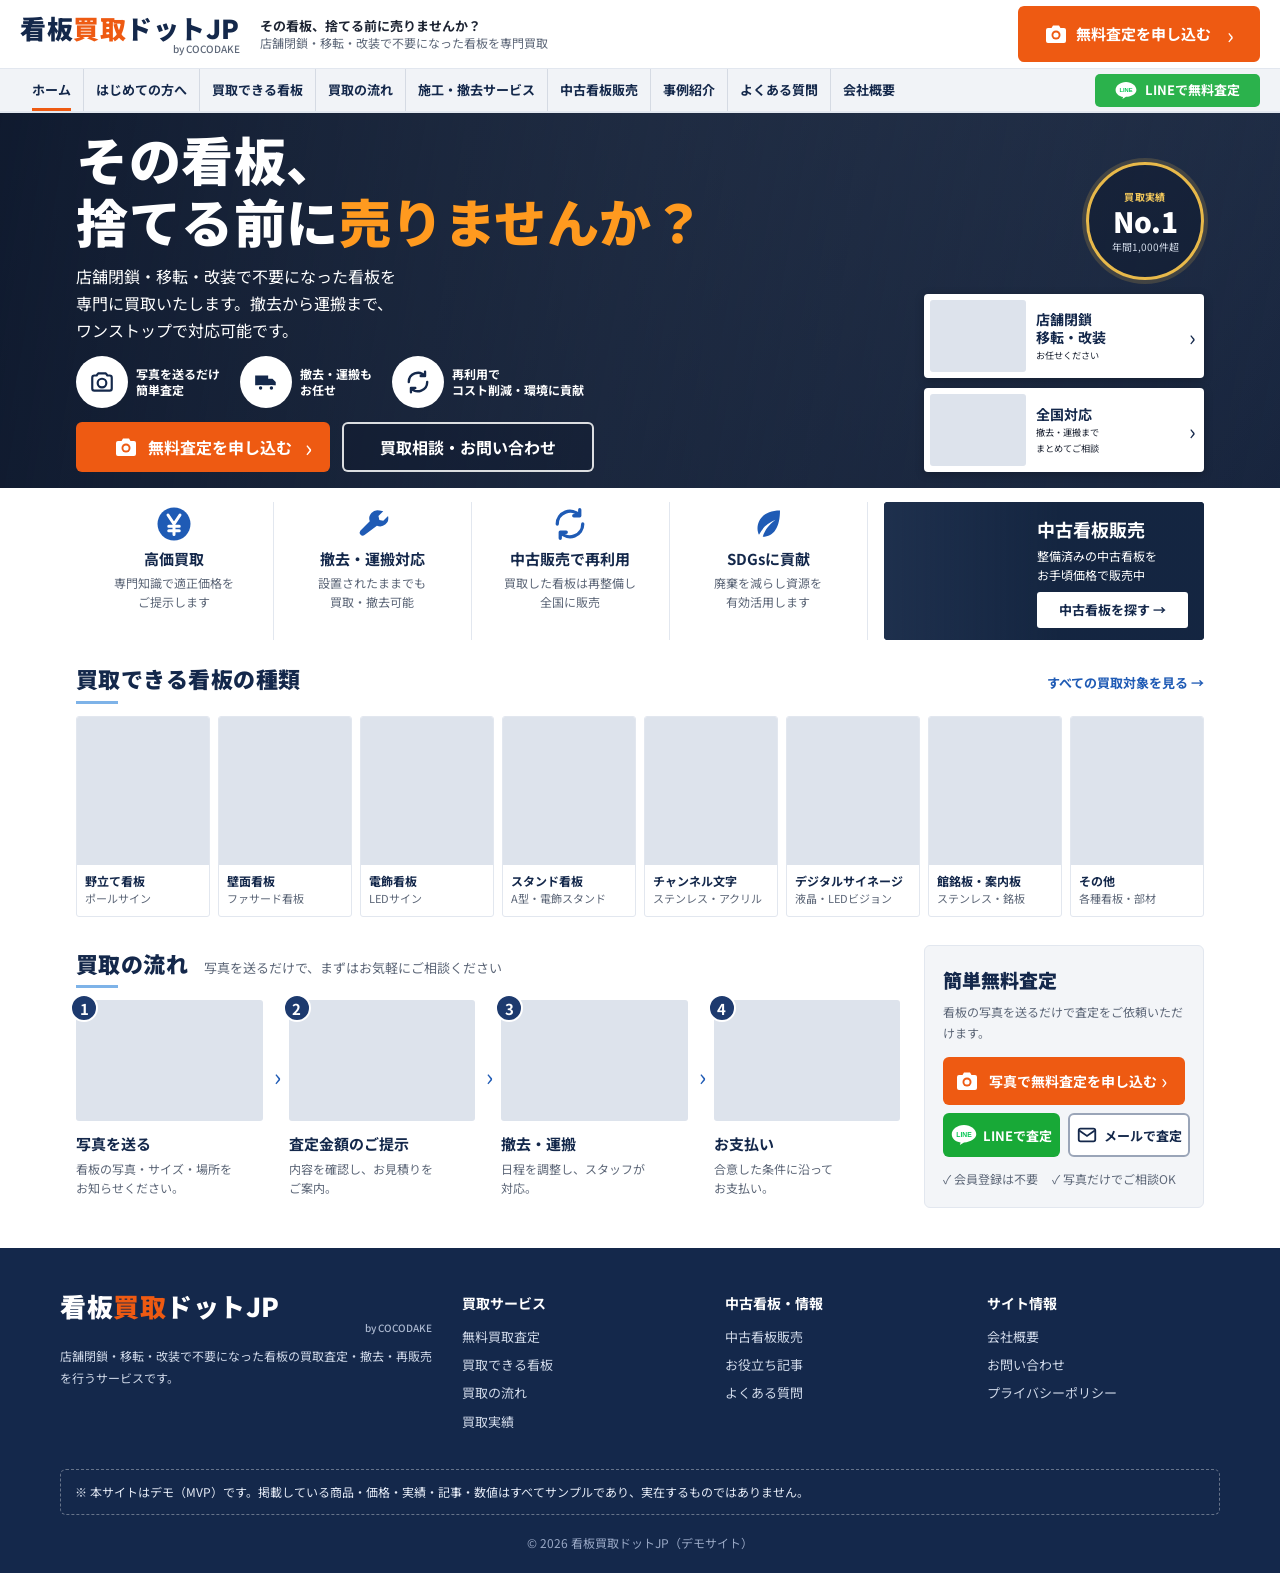
<file: index.html>
<!DOCTYPE html>
<html lang="ja">
<head>
<meta charset="UTF-8">
<meta name="viewport" content="width=device-width, initial-scale=1">
<title>看板買取ドットJP｜その看板、捨てる前に売りませんか？</title>
<meta name="description" content="店舗閉鎖・移転・改装で不要になった看板を専門買取。撤去・運搬までまとめてご相談ください。写真で無料査定。">
<link rel="preconnect" href="https://fonts.googleapis.com">
<link href="https://fonts.googleapis.com/css2?family=Noto+Sans+JP:wght@400;500;700;900&display=swap" rel="stylesheet">
<link rel="stylesheet" href="css/style.css?v=7">
<link rel="stylesheet" href="css/top.css?v=7">
</head>
<body data-page="home">
<svg width="0" height="0" style="position:absolute" aria-hidden="true">
  <symbol id="s-cam" viewBox="0 0 24 24"><path fill="none" stroke="currentColor" stroke-width="2" stroke-linejoin="round" d="M3 8a2 2 0 0 1 2-2h2l1.5-2h7L17 6h2a2 2 0 0 1 2 2v10a2 2 0 0 1-2 2H5a2 2 0 0 1-2-2z"/><circle cx="12" cy="13" r="4" fill="none" stroke="currentColor" stroke-width="2"/></symbol>
  <symbol id="s-truck" viewBox="0 0 24 24"><path fill="currentColor" d="M2 6h12v9H2zM14 9h4l3 3v3h-7z"/><circle cx="7" cy="17.5" r="2.2" fill="currentColor" stroke="#fff" stroke-width="1.2"/><circle cx="17" cy="17.5" r="2.2" fill="currentColor" stroke="#fff" stroke-width="1.2"/></symbol>
  <symbol id="s-recycle" viewBox="0 0 24 24"><path fill="none" stroke="currentColor" stroke-width="2.2" stroke-linecap="round" stroke-linejoin="round" d="M20.500 12a8.500 8.500 0 0 1-14.800 5.700M3.500 12a8.500 8.500 0 0 1 14.800-5.700M18.500 2.500v4h-4M5.500 21.500v-4h4"/></symbol>
  <symbol id="s-yen" viewBox="0 0 24 24"><circle cx="12" cy="12" r="11" fill="currentColor"/><path fill="none" stroke="#fff" stroke-width="2" stroke-linecap="round" stroke-linejoin="round" d="M8 6l4 6 4-6M12 12v7M8.5 13.5h7M8.5 16.5h7"/></symbol>
  <symbol id="s-wrench" viewBox="0 0 24 24"><path fill="currentColor" d="M20.5 3.5l-3.2 3.2.6 2.6 2.6.6 3.2-3.2a5.5 5.5 0 0 1-7.4 6.5L8 19.3a2 2 0 0 1-2.8-2.8l6.3-6.3a5.5 5.5 0 0 1 6.6-7.2z" transform="translate(-1 0)"/></symbol>
  <symbol id="s-leaf" viewBox="0 0 24 24"><path fill="currentColor" d="M20 3C10 3 5 8.5 5 15c0 1.6.4 3 1 4.2 2.5-5 6-8 11-10-4 3-7 6.500-8.5 11.300C16 20.500 20 14 20 3z"/></symbol>
  <symbol id="s-mail" viewBox="0 0 24 24"><rect x="3" y="5" width="18" height="14" rx="2" fill="none" stroke="currentColor" stroke-width="2"/><path d="m3.500 7 8.500 6 8.500-6" fill="none" stroke="currentColor" stroke-width="2"/></symbol>
</svg>

<div id="site-header"></div>

<main class="top">

  <!-- ===== HERO ===== -->
  <section class="t-hero">
    <div class="t-hero-photo" aria-hidden="true"></div>
    <div class="t-wrap t-hero-in">
      <div class="t-hero-main">
        <h1>その看板、<br>捨てる前に<em>売りませんか？</em></h1>
        <p class="t-lead pc">店舗閉鎖・移転・改装で不要になった看板を<br>専門に買取いたします。撤去から運搬まで、<br>ワンストップで対応可能です。</p>
        <p class="t-lead sp">店舗閉鎖・移転・改装で<br>不要になった看板を専門買取。<br>撤去・運搬までまとめてご相談。</p>
        <ul class="t-points">
          <li><span class="circ"><svg class="ic"><use href="#s-cam"/></svg></span><span class="pc">写真を送るだけ<br>簡単査定</span><span class="sp">写真で査定</span></li>
          <li><span class="circ"><svg class="ic"><use href="#s-truck"/></svg></span><span class="pc">撤去・運搬も<br>お任せ</span><span class="sp">撤去・運搬</span></li>
          <li><span class="circ"><svg class="ic"><use href="#s-recycle"/></svg></span><span class="pc">再利用で<br>コスト削減・環境に貢献</span><span class="sp">再利用</span></li>
        </ul>
        <div class="t-btns pc">
          <a class="t-btn t-orange" href="assessment.html"><i class="i-cam"></i>無料査定を申し込む<b class="chev">›</b></a>
          <a class="t-btn t-outline" href="contact.html">買取相談・お問い合わせ</a>
        </div>
        <div class="t-btns sp">
          <a class="t-btn t-orange" href="assessment.html"><i class="i-cam"></i>写真で無料査定<b class="chev">›</b></a>
          <a class="t-btn t-green" href="assessment.html#line"><i class="i-line"></i>LINEで相談<b class="chev">›</b></a>
        </div>
      </div>
      <div class="t-side pc">
        <div class="t-badge" aria-hidden="true"><small>買取実績</small><b>No.1</b><i>年間1,000件超</i></div>
        <a class="t-sidecard" href="#operator"><span class="t-img"></span><span class="t-sidetxt"><b>店舗閉鎖<br>移転・改装</b><small>お任せください</small></span><b class="chev">›</b></a>
        <a class="t-sidecard" href="#flow"><span class="t-img"></span><span class="t-sidetxt"><b>全国対応</b><small>撤去・運搬まで<br>まとめてご相談</small></span><b class="chev">›</b></a>
      </div>
    </div>
  </section>

  <!-- ===== 特徴 (SP: 2x2) ===== -->
  <section class="t-cards sp">
    <div class="t-card"><svg class="ic"><use href="#s-yen"/></svg><span>適正価格で査定</span></div>
    <div class="t-card"><svg class="ic"><use href="#s-wrench"/></svg><span>撤去・運搬対応</span></div>
    <div class="t-card"><svg class="ic"><use href="#s-recycle"/></svg><span>中古販売で再利用</span></div>
    <div class="t-card"><svg class="ic"><use href="#s-leaf"/></svg><span>資源を有効活用</span></div>
  </section>

  <!-- ===== 特徴 (PC) ===== -->
  <section class="t-feat pc" id="features">
    <div class="t-wrap t-feat-in">
      <div class="t-feat-item"><svg class="ic"><use href="#s-yen"/></svg><b>高価買取</b><p>専門知識で適正価格を<br>ご提示します</p></div>
      <div class="t-feat-item"><svg class="ic"><use href="#s-wrench"/></svg><b>撤去・運搬対応</b><p>設置されたままでも<br>買取・撤去可能</p></div>
      <div class="t-feat-item"><svg class="ic"><use href="#s-recycle"/></svg><b>中古販売で再利用</b><p>買取した看板は再整備し<br>全国に販売</p></div>
      <div class="t-feat-item"><svg class="ic"><use href="#s-leaf"/></svg><b>SDGsに貢献</b><p>廃棄を減らし資源を<br>有効活用します</p></div>
      <div class="t-used"><span class="t-used-bg" aria-hidden="true"></span><div class="t-used-txt"><b>中古看板販売</b><p>整備済みの中古看板を<br>お手頃価格で販売中</p><a class="t-used-btn" href="products.html">中古看板を探す <span>→</span></a></div></div>
    </div>
  </section>

  <!-- ===== 買取できる看板 ===== -->
  <section class="t-types" id="types">
    <div class="t-wrap">
      <div class="t-h"><h2>買取できる看板<span class="pc">の種類</span></h2><a class="t-more pc" href="products.html">すべての買取対象を見る <span>→</span></a></div>
      <div class="t-grid">
        <a class="t-type" href="products.html?cat=pole"><span class="t-img"></span><b>野立て看板</b><small class="pc">ポールサイン</small></a>
        <a class="t-type" href="products.html?cat=wall"><span class="t-img"></span><b>壁面看板</b><small class="pc">ファサード看板</small></a>
        <a class="t-type" href="products.html?cat=led"><span class="t-img"></span><b>電飾看板</b><small class="pc">LEDサイン</small></a>
        <a class="t-type" href="products.html?cat=stand"><span class="t-img"></span><b>スタンド看板</b><small class="pc">A型・電飾スタンド</small></a>
        <a class="t-type" href="products.html?cat=channel"><span class="t-img"></span><b>チャンネル文字</b><small class="pc">ステンレス・アクリル</small></a>
        <a class="t-type" href="products.html?cat=digital"><span class="t-img"></span><b>デジタルサイネージ</b><small class="pc">液晶・LEDビジョン</small></a>
        <a class="t-type" href="products.html?cat=plate"><span class="t-img"></span><b><span class="pc">館</span>銘板・案内板</b><small class="pc">ステンレス・銘板</small></a>
        <a class="t-type" href="products.html"><span class="t-img"></span><b>その他<span class="sp">・部材</span></b><small class="pc">各種看板・部材</small></a>
      </div>
      <p class="t-note sp">種類・状態により買取できない場合があります。</p>
      <a class="t-banner sp" href="products.html"><span class="t-banner-bg" aria-hidden="true"></span><b>中古看板をお探しの方へ</b><span class="chev">›</span></a>
    </div>
  </section>

  <!-- ===== 買取の流れ ===== -->
  <section class="t-flow" id="flow">
    <div class="t-wrap t-flow-in">
      <div class="t-flow-main">
        <div class="t-h"><h2>買取の流れ</h2><p class="pc">写真を送るだけで、まずはお気軽にご相談ください</p></div>
        <ol class="t-steps">
          <li><span class="t-img"><i class="n">1</i></span><div><b>写真を送る</b><p>看板の写真・サイズ・場所を<br class="pc">お知らせください。</p></div></li>
          <li><span class="t-img"><i class="n">2</i></span><div><b>査定金額のご提示</b><p>内容を確認し、お見積りを<br class="pc">ご案内。</p></div></li>
          <li><span class="t-img"><i class="n">3</i></span><div><b>撤去・運搬</b><p>日程を調整し、スタッフが<br class="pc">対応。</p></div></li>
          <li><span class="t-img"><i class="n">4</i></span><div><b>お支払い</b><p>合意した条件に沿って<br class="pc">お支払い。</p></div></li>
        </ol>
      </div>
      <aside class="t-quick">
        <h3 class="pc">簡単無料査定</h3>
        <h3 class="sp">まずは写真でご相談ください</h3>
        <p class="pc">看板の写真を送るだけで査定をご依頼いただけます。</p>
        <a class="t-btn t-orange" href="assessment.html"><i class="i-cam"></i><span class="pc">写真で無料査定を申し込む</span><span class="sp">写真で無料査定</span><b class="chev">›</b></a>
        <a class="t-btn t-green sp" href="assessment.html#line"><i class="i-line"></i>LINEで相談<b class="chev">›</b></a>
        <div class="t-quick-row pc">
          <a class="t-btn t-green" href="assessment.html#line"><i class="i-line"></i>LINEで査定</a>
          <a class="t-btn t-white" href="contact.html"><svg class="ic"><use href="#s-mail"/></svg>メールで査定</a>
        </div>
        <ul class="t-checks pc"><li>✓ 会員登録は不要</li><li>✓ 写真だけでご相談OK</li></ul>
        <p class="t-op sp" id="operator">運営：株式会社COCODAKE</p>
      </aside>
    </div>
  </section>

</main>
<div id="site-footer"></div>
<script src="js/data.js?v=3"></script>
<script src="js/common.js?v=3"></script>
<script src="js/pages.js?v=3"></script>
</body>
</html>
</file>
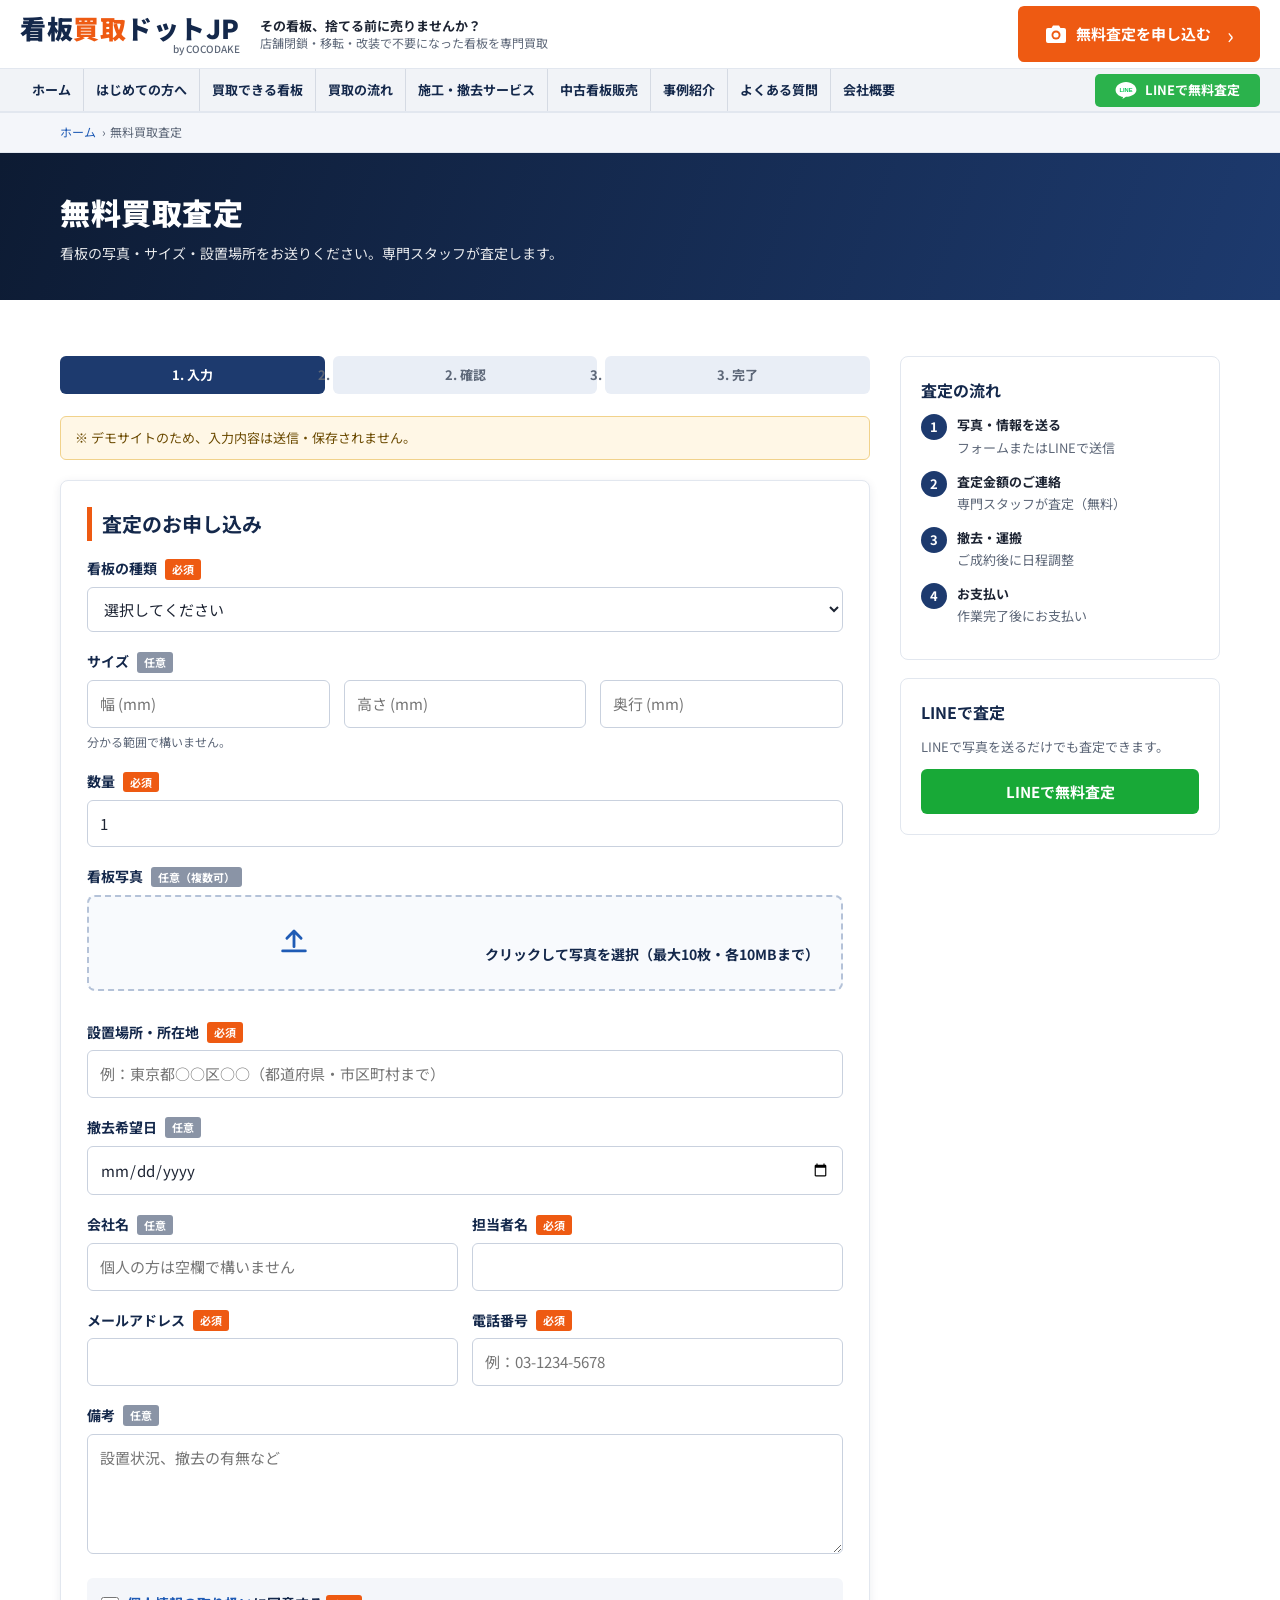
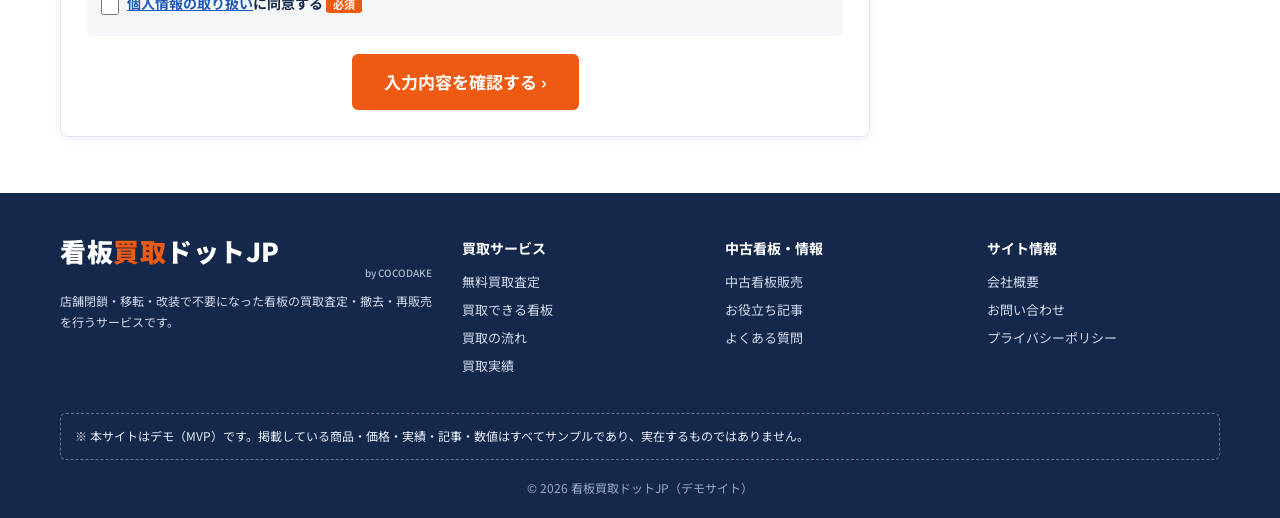
<file: assessment.html>
<!DOCTYPE html>
<html lang="ja">
<head>
<meta charset="UTF-8">
<meta name="viewport" content="width=device-width, initial-scale=1">
<title>無料買取査定｜看板買取ドットJP</title>
<meta name="description" content="看板の無料買取査定のお申し込みフォーム。写真を送るだけで簡単に査定できます。">
<link rel="preconnect" href="https://fonts.googleapis.com">
<link href="https://fonts.googleapis.com/css2?family=Noto+Sans+JP:wght@400;500;700;900&display=swap" rel="stylesheet">
<link rel="stylesheet" href="css/style.css?v=2">
</head>
<body data-page="assessment">
<div id="site-header"></div>
<div id="breadcrumb"></div>
<div class="page-title"><div class="container"><h1>無料買取査定</h1><p>看板の写真・サイズ・設置場所をお送りください。専門スタッフが査定します。</p></div></div>
<main class="section">
  <div class="container form-layout">
    <div id="flowTop">
      <ol class="steps-ind"><li class="on">1. 入力</li><li>2. 確認</li><li>3. 完了</li></ol>
      <div class="notice">※ デモサイトのため、入力内容は送信・保存されません。</div>

      <div id="formView" class="panel">
        <h2>査定のお申し込み</h2>
        <form id="assessForm" novalidate>
          <div class="field"><label for="type">看板の種類 <span class="req">必須</span></label>
            <select id="type" name="type" required data-label="看板の種類"></select></div>
          <div class="field"><span class="lbl">サイズ <span class="opt">任意</span></span>
            <div class="row3">
              <div><input type="number" name="w" min="0" placeholder="幅 (mm)" aria-label="幅" data-label="サイズ：幅(mm)"></div>
              <div><input type="number" name="h" min="0" placeholder="高さ (mm)" aria-label="高さ" data-label="サイズ：高さ(mm)"></div>
              <div><input type="number" name="d" min="0" placeholder="奥行 (mm)" aria-label="奥行" data-label="サイズ：奥行(mm)"></div>
            </div><p class="hint">分かる範囲で構いません。</p></div>
          <div class="field"><label for="qty">数量 <span class="req">必須</span></label>
            <input type="number" id="qty" name="qty" min="1" value="1" required data-label="数量"></div>
          <div class="field"><span class="lbl">看板写真 <span class="opt">任意（複数可）</span></span>
            <label class="drop" for="photos"><svg class="ic" viewBox="0 0 24 24" fill="none" stroke="currentColor" stroke-width="2" stroke-linecap="round" stroke-linejoin="round"><path d="M12 16V5M7 10l5-5 5 5M4 19h16"/></svg><br>クリックして写真を選択（最大10枚・各10MBまで）</label>
            <input type="file" id="photos" accept="image/*" multiple class="sr">
            <div class="previews" id="previews"></div><p class="err" id="photoErr" style="display:block"></p></div>
          <div class="field"><label for="location">設置場所・所在地 <span class="req">必須</span></label>
            <input type="text" id="location" name="location" required placeholder="例：東京都○○区○○（都道府県・市区町村まで）" data-label="設置場所・所在地"></div>
          <div class="field"><label for="date">撤去希望日 <span class="opt">任意</span></label>
            <input type="date" id="date" name="date" data-label="撤去希望日"></div>
          <div class="row2">
            <div class="field"><label for="company">会社名 <span class="opt">任意</span></label><input type="text" id="company" name="company" data-label="会社名" placeholder="個人の方は空欄で構いません"></div>
            <div class="field"><label for="name">担当者名 <span class="req">必須</span></label><input type="text" id="name" name="name" required data-label="担当者名"></div>
          </div>
          <div class="row2">
            <div class="field"><label for="email">メールアドレス <span class="req">必須</span></label><input type="email" id="email" name="email" required data-label="メールアドレス"></div>
            <div class="field"><label for="tel">電話番号 <span class="req">必須</span></label><input type="tel" id="tel" name="tel" required data-label="電話番号" placeholder="例：03-1234-5678"></div>
          </div>
          <div class="field"><label for="note">備考 <span class="opt">任意</span></label><textarea id="note" name="note" data-label="備考" placeholder="設置状況、撤去の有無など"></textarea></div>
          <div class="agree field"><label><input type="checkbox" name="agree" required data-label="個人情報の取り扱い"> <span><a href="privacy.html" target="_blank" style="color:var(--blue);text-decoration:underline">個人情報の取り扱い</a>に同意する <span class="req">必須</span></span></label></div>
          <div class="btn-row"><button class="btn btn-primary btn-lg" type="submit">入力内容を確認する ›</button></div>
        </form>
      </div>

      <div id="confirmView" class="panel" hidden>
        <h2>入力内容のご確認</h2>
        <table class="confirm-table"><tbody id="confirmBody"></tbody></table>
        <div class="btn-row"><button class="btn btn-outline" id="backBtn" type="button">‹ 修正する</button><button class="btn btn-primary btn-lg" id="sendBtn" type="button">この内容で送信（デモ）</button></div>
      </div>

      <div id="doneView" class="panel" hidden>
        <div class="done"><div class="ok"><svg class="ic" viewBox="0 0 24 24" fill="none" stroke="currentColor" stroke-width="3" stroke-linecap="round" stroke-linejoin="round"><path d="M5 12l5 5 9-10"/></svg></div>
          <h2>送信が完了しました（デモ）</h2>
          <p style="margin:10px 0">受付番号：<b id="receiptNo"></b></p>
          <p style="font-size:13px;color:var(--sub)">※ これはデモ表示です。実際の送信・保存は行われていません。</p>
          <div class="btn-row"><a class="btn btn-outline" href="index.html">トップへ戻る</a><button class="btn btn-primary" id="resetBtn" type="button">もう一度入力する</button></div></div>
      </div>
    </div>

    <aside>
      <div class="side-box" id="flow"><h3>査定の流れ</h3>
        <ol><li><b>写真・情報を送る</b>フォームまたはLINEで送信</li><li><b>査定金額のご連絡</b>専門スタッフが査定（無料）</li><li><b>撤去・運搬</b>ご成約後に日程調整</li><li><b>お支払い</b>作業完了後にお支払い</li></ol></div>
      <div class="side-box" id="line"><h3>LINEで査定</h3><p style="font-size:13px;color:var(--sub);margin-bottom:10px">LINEで写真を送るだけでも査定できます。</p>
        <a class="btn btn-line btn-block" href="#" onclick="alert('LINE公式アカウントのURLは未設定です（要確認）');return false;">LINEで無料査定</a></div>
    </aside>
  </div>
</main>
<div id="site-footer"></div>
<script src="js/data.js?v=2"></script>
<script src="js/common.js?v=2"></script>
<script src="js/pages.js?v=2"></script>
</body>
</html>
</file>
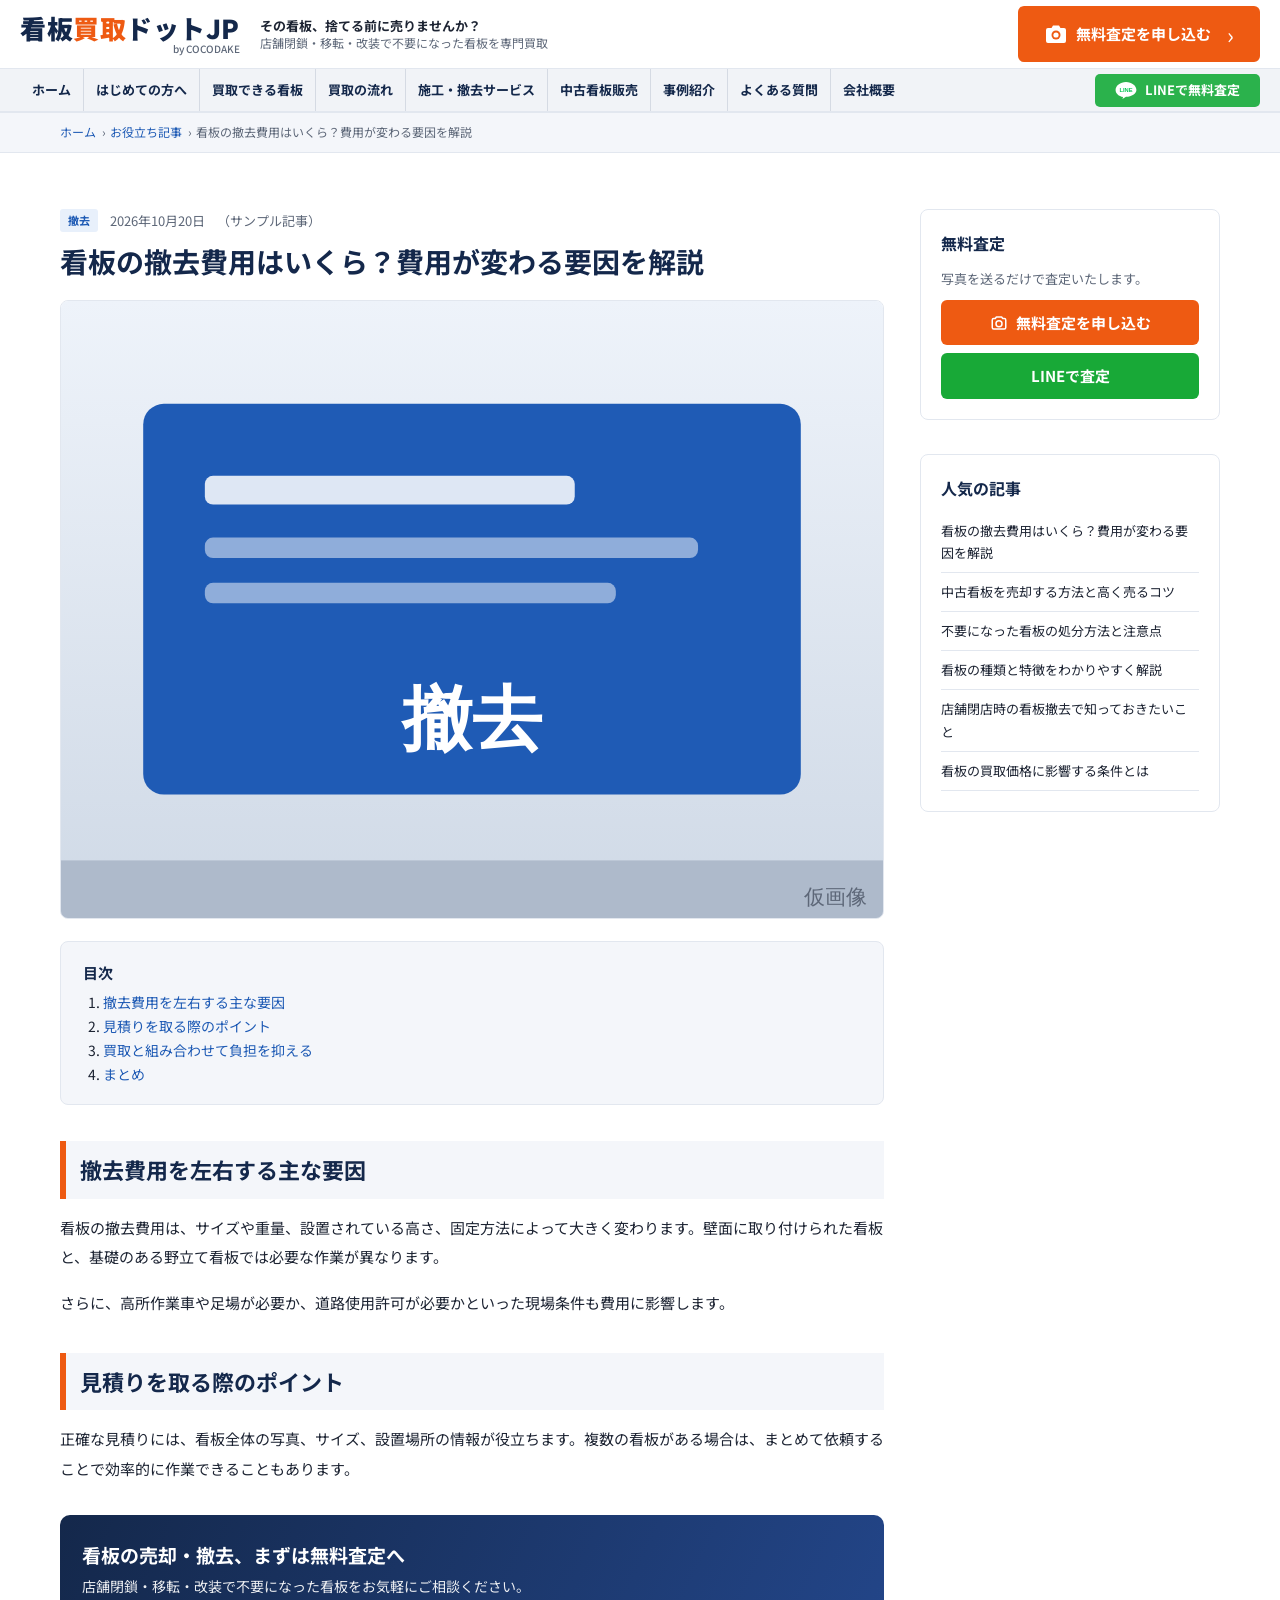
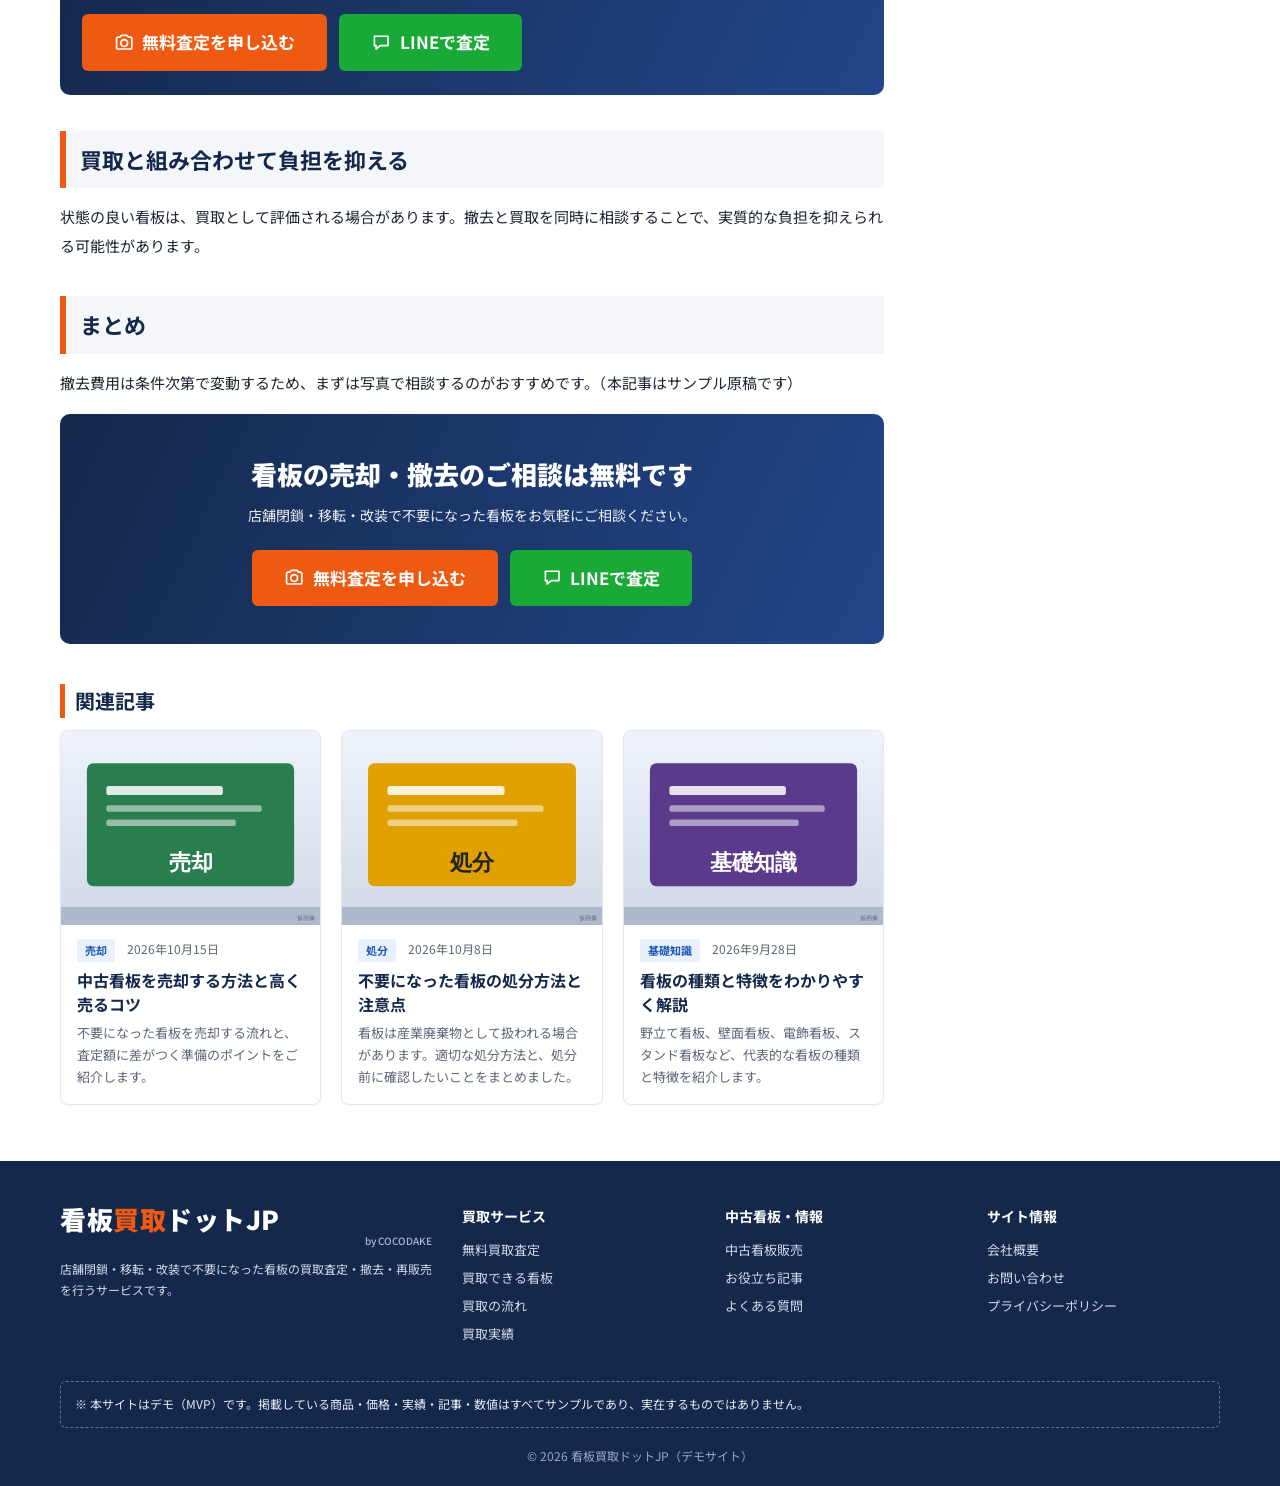
<file: column-detail.html>
<!DOCTYPE html>
<html lang="ja">
<head>
<meta charset="UTF-8">
<meta name="viewport" content="width=device-width, initial-scale=1">
<title>お役立ち記事｜看板買取ドットJP</title>
<link rel="preconnect" href="https://fonts.googleapis.com">
<link href="https://fonts.googleapis.com/css2?family=Noto+Sans+JP:wght@400;500;700;900&display=swap" rel="stylesheet">
<link rel="stylesheet" href="css/style.css?v=2">
</head>
<body data-page="column-detail">
<div id="site-header"></div>
<div id="breadcrumb"></div>
<main class="section"><div class="container" id="content"></div></main><div id="site-footer"></div>
<script src="js/data.js?v=2"></script>
<script src="js/common.js?v=2"></script>
<script src="js/pages.js?v=2"></script>
</body>
</html>
</file>
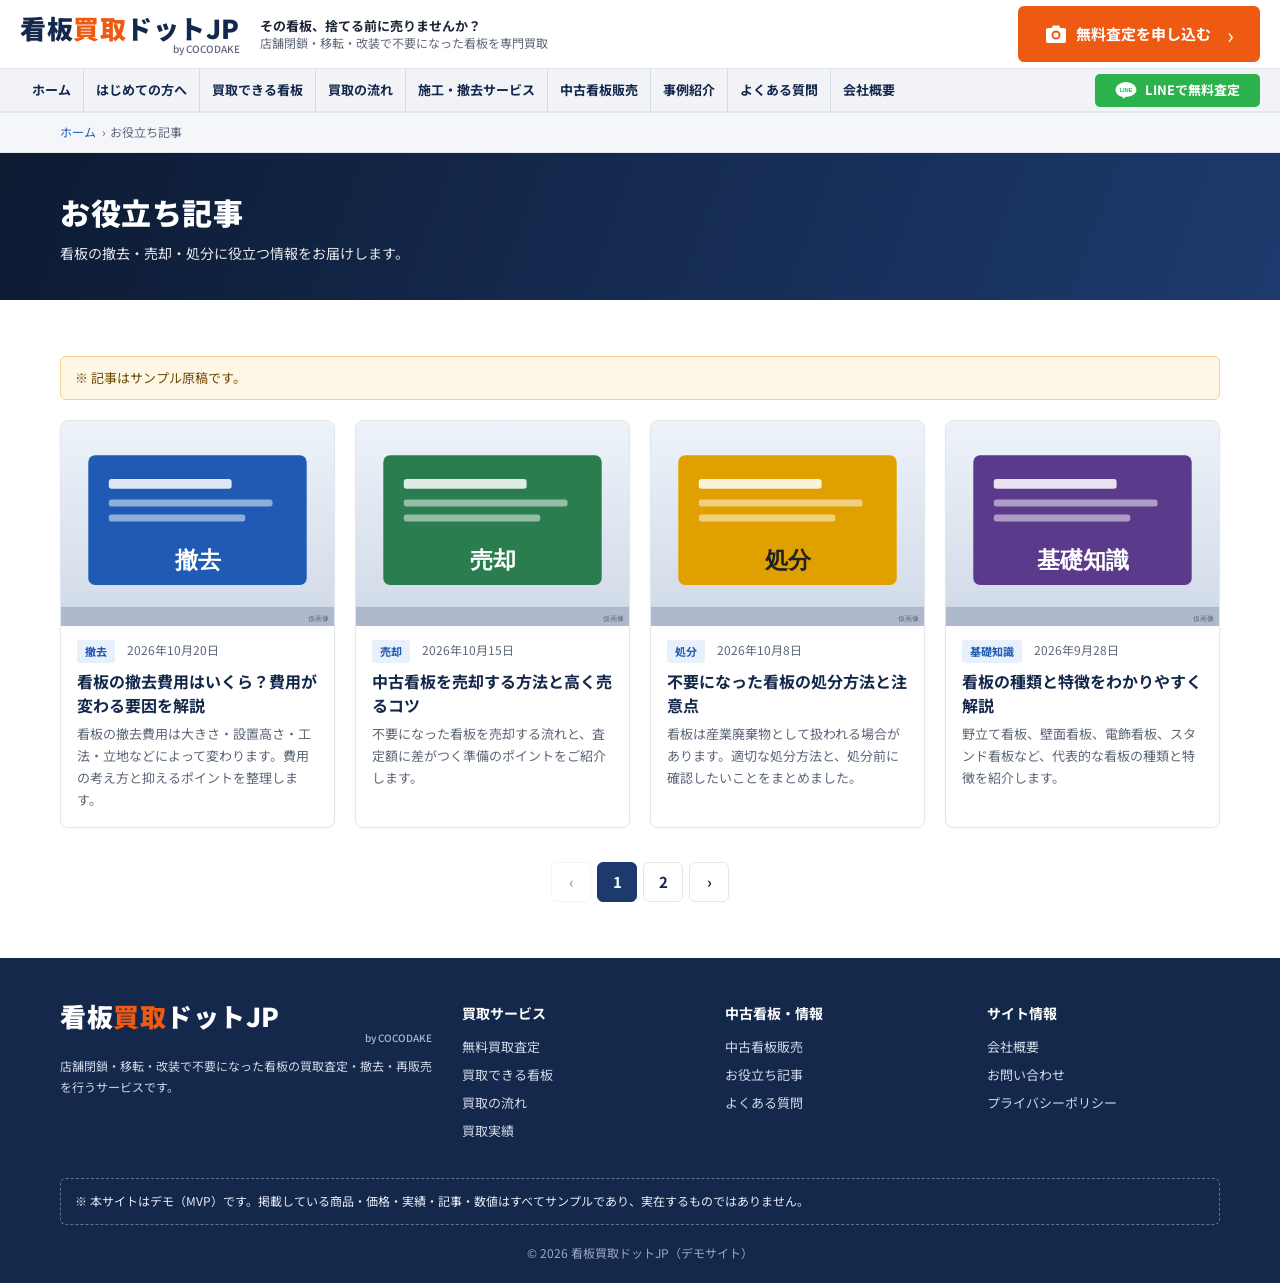
<file: column.html>
<!DOCTYPE html>
<html lang="ja">
<head>
<meta charset="UTF-8">
<meta name="viewport" content="width=device-width, initial-scale=1">
<title>お役立ち記事｜看板買取ドットJP</title>
<link rel="preconnect" href="https://fonts.googleapis.com">
<link href="https://fonts.googleapis.com/css2?family=Noto+Sans+JP:wght@400;500;700;900&display=swap" rel="stylesheet">
<link rel="stylesheet" href="css/style.css?v=2">
</head>
<body data-page="column">
<div id="site-header"></div>
<div id="breadcrumb"></div>
<div class="page-title"><div class="container"><h1>お役立ち記事</h1><p>看板の撤去・売却・処分に役立つ情報をお届けします。</p></div></div>
<main class="section"><div class="container">
<div class="notice">※ 記事はサンプル原稿です。</div>
<div class="grid grid-4" id="articleGrid"></div>
<div class="pagination" id="pager"></div>
</div></main><div id="site-footer"></div>
<script src="js/data.js?v=2"></script>
<script src="js/common.js?v=2"></script>
<script src="js/pages.js?v=2"></script>
</body>
</html>
</file>
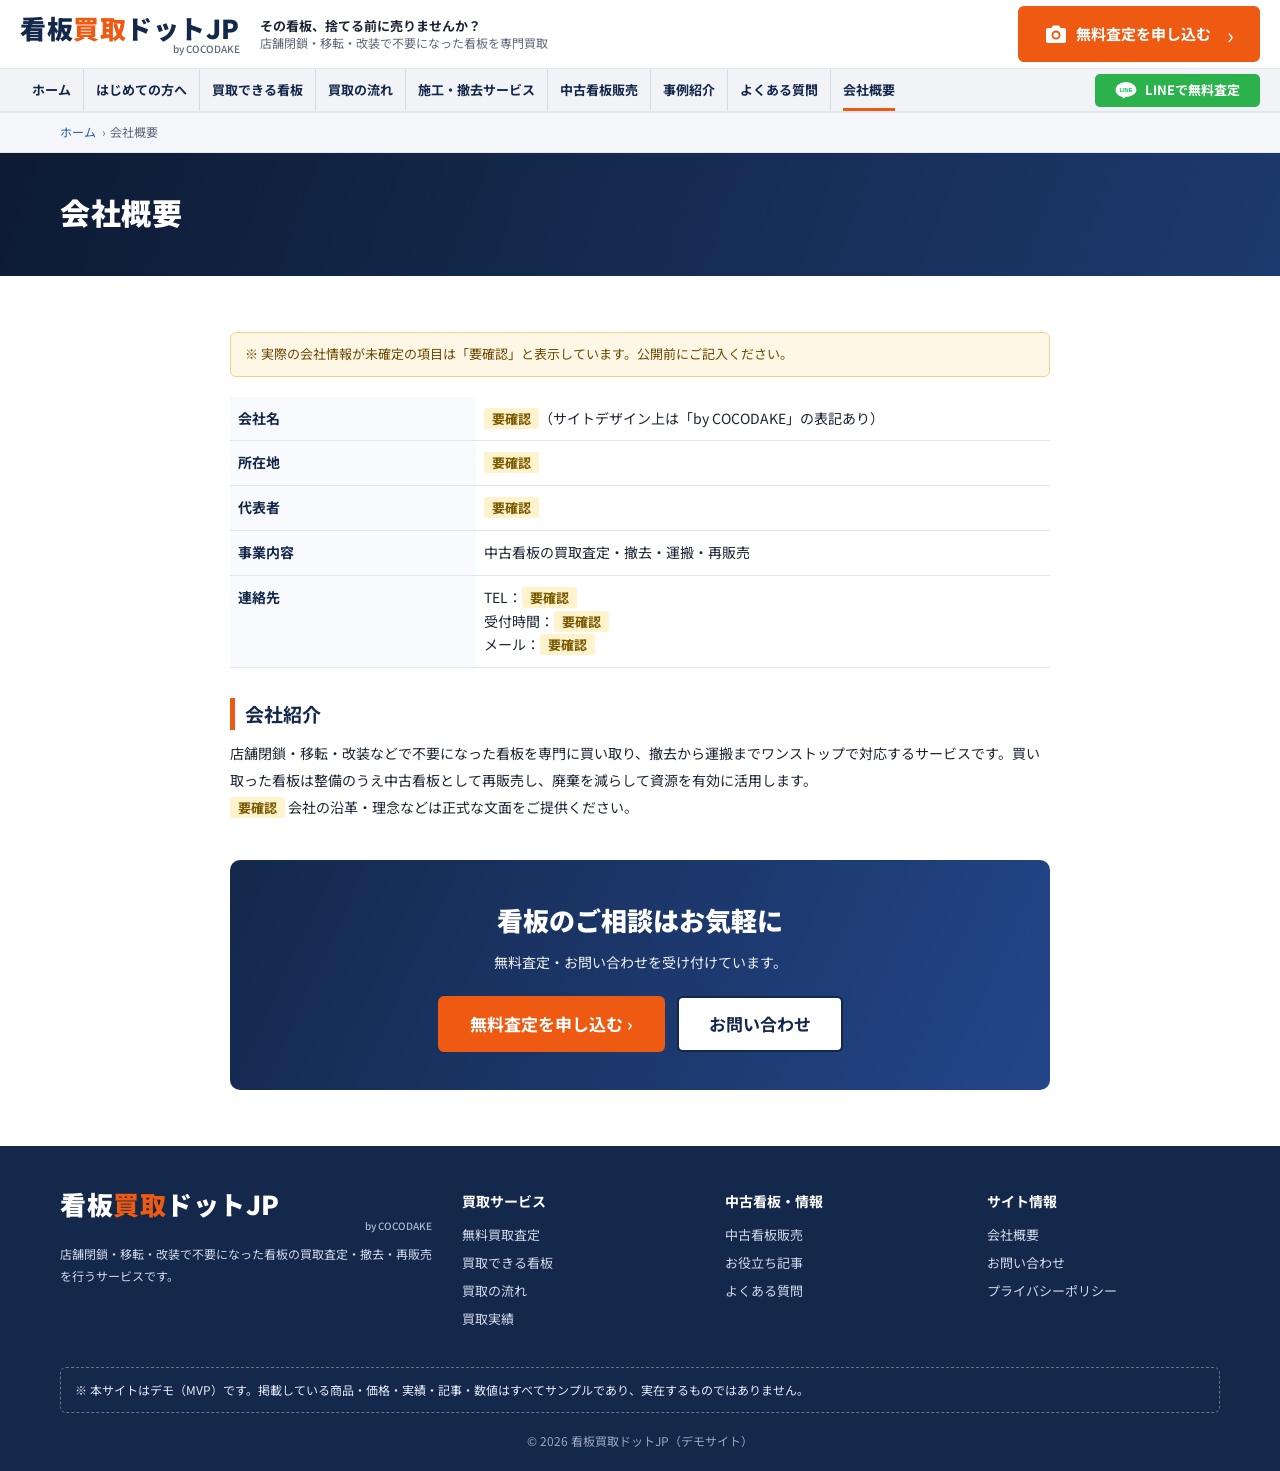
<file: company.html>
<!DOCTYPE html>
<html lang="ja">
<head>
<meta charset="UTF-8">
<meta name="viewport" content="width=device-width, initial-scale=1">
<title>会社概要｜看板買取ドットJP</title>
<link rel="preconnect" href="https://fonts.googleapis.com">
<link href="https://fonts.googleapis.com/css2?family=Noto+Sans+JP:wght@400;500;700;900&display=swap" rel="stylesheet">
<link rel="stylesheet" href="css/style.css?v=2">
</head>
<body data-page="company">
<div id="site-header"></div>
<div id="breadcrumb"></div>
<div class="page-title"><div class="container"><h1>会社概要</h1><p></p></div></div>
<main class="section"><div class="container" style="max-width:860px">
<div class="notice">※ 実際の会社情報が未確定の項目は「要確認」と表示しています。公開前にご記入ください。</div>
<table class="spec">
<tr><th>会社名</th><td><span class="tbd">要確認</span>（サイトデザイン上は「by COCODAKE」の表記あり）</td></tr>
<tr><th>所在地</th><td><span class="tbd">要確認</span></td></tr>
<tr><th>代表者</th><td><span class="tbd">要確認</span></td></tr>
<tr><th>事業内容</th><td>中古看板の買取査定・撤去・運搬・再販売</td></tr>
<tr><th>連絡先</th><td>TEL：<span class="tbd">要確認</span><br>受付時間：<span class="tbd">要確認</span><br>メール：<span class="tbd">要確認</span></td></tr>
</table>
<div class="prose"><h2>会社紹介</h2>
<p>店舗閉鎖・移転・改装などで不要になった看板を専門に買い取り、撤去から運搬までワンストップで対応するサービスです。買い取った看板は整備のうえ中古看板として再販売し、廃棄を減らして資源を有効に活用します。</p>
<p><span class="tbd">要確認</span> 会社の沿革・理念などは正式な文面をご提供ください。</p></div>
<div style="margin-top:40px"><div class="cta"><h2>看板のご相談はお気軽に</h2><p>無料査定・お問い合わせを受け付けています。</p><div class="cta-btns"><a class="btn btn-primary btn-lg" href="assessment.html">無料査定を申し込む ›</a><a class="btn btn-white btn-lg" href="contact.html">お問い合わせ</a></div></div></div>
</div></main><div id="site-footer"></div>
<script src="js/data.js?v=2"></script>
<script src="js/common.js?v=2"></script>
<script src="js/pages.js?v=2"></script>
</body>
</html>
</file>
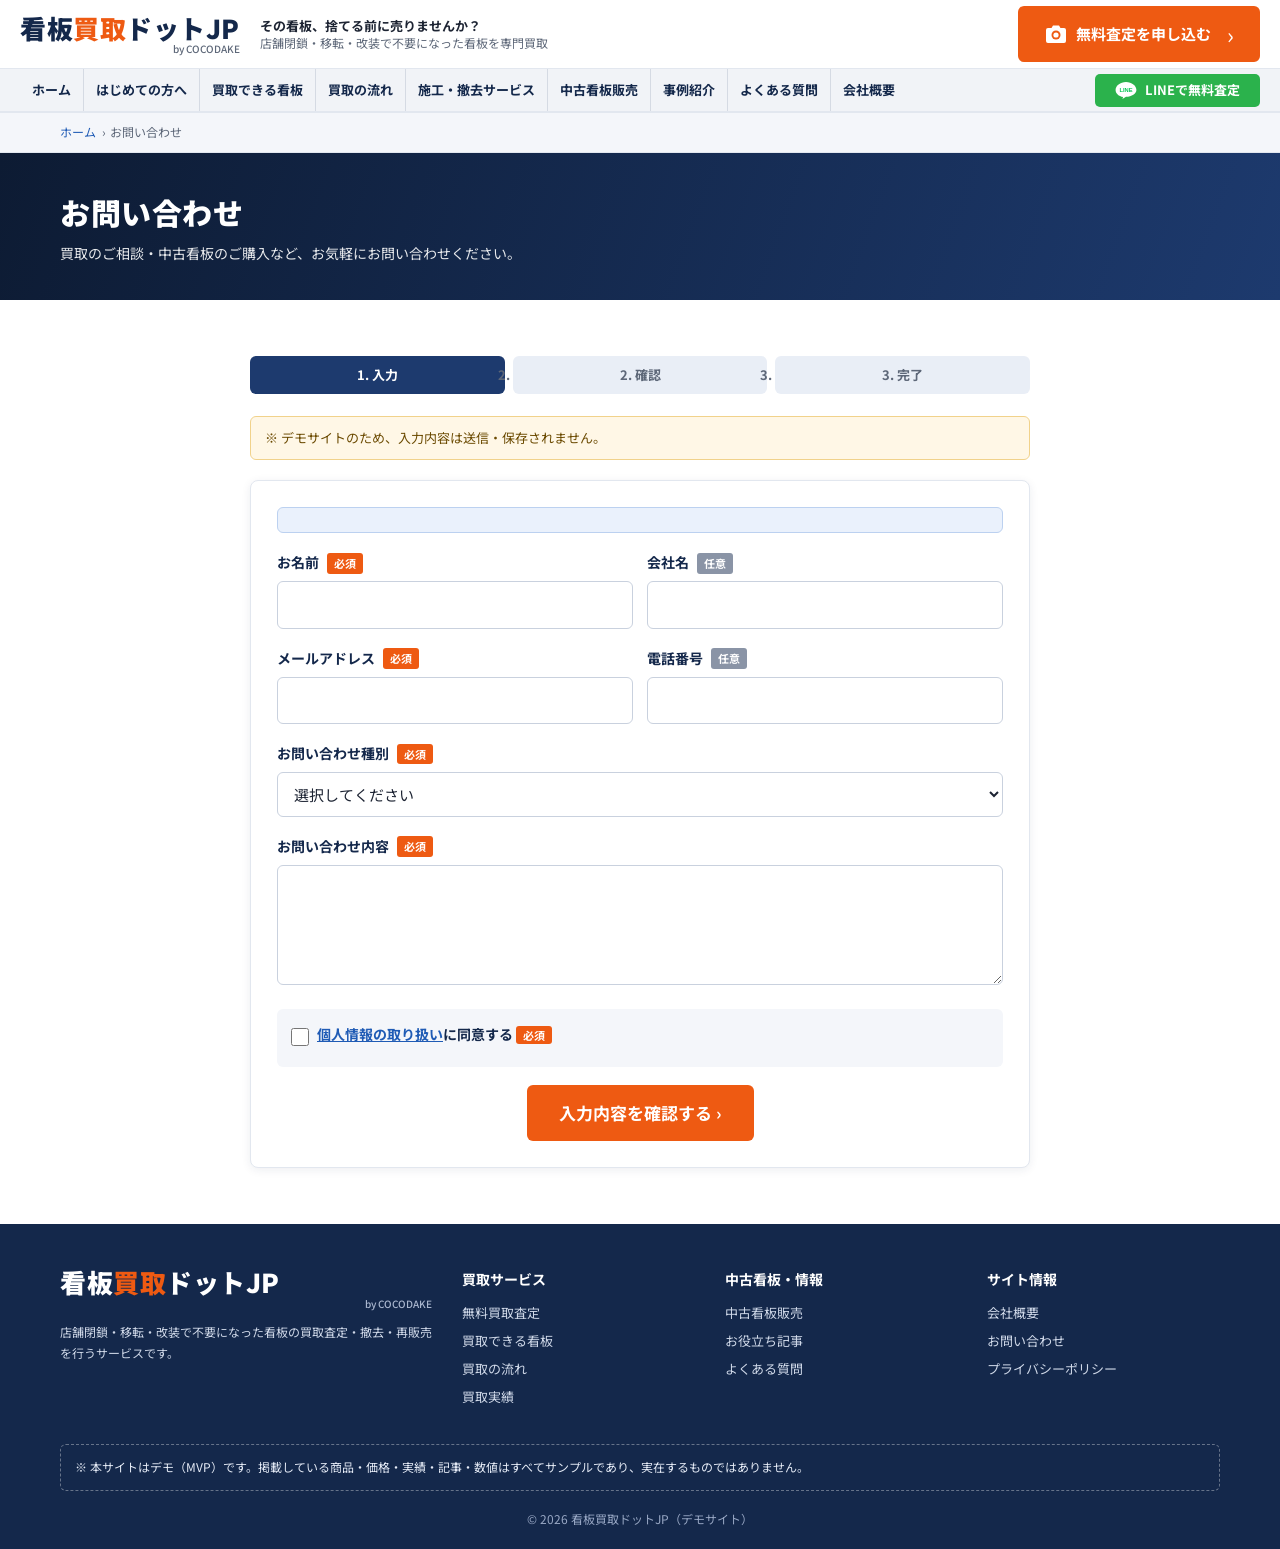
<file: contact.html>
<!DOCTYPE html>
<html lang="ja">
<head>
<meta charset="UTF-8">
<meta name="viewport" content="width=device-width, initial-scale=1">
<title>お問い合わせ｜看板買取ドットJP</title>
<link rel="preconnect" href="https://fonts.googleapis.com">
<link href="https://fonts.googleapis.com/css2?family=Noto+Sans+JP:wght@400;500;700;900&display=swap" rel="stylesheet">
<link rel="stylesheet" href="css/style.css?v=2">
</head>
<body data-page="contact">
<div id="site-header"></div>
<div id="breadcrumb"></div>
<div class="page-title"><div class="container"><h1>お問い合わせ</h1><p>買取のご相談・中古看板のご購入など、お気軽にお問い合わせください。</p></div></div>
<main class="section">
  <div class="container" style="max-width:820px">
    <div id="flowTop">
      <ol class="steps-ind"><li class="on">1. 入力</li><li>2. 確認</li><li>3. 完了</li></ol>
      <div class="notice">※ デモサイトのため、入力内容は送信・保存されません。</div>
      <div id="formView" class="panel">
        <div class="product-ref" id="productRef" hidden></div>
        <form id="contactForm" novalidate>
          <div class="row2">
            <div class="field"><label for="name">お名前 <span class="req">必須</span></label><input type="text" id="name" required data-label="お名前"></div>
            <div class="field"><label for="company">会社名 <span class="opt">任意</span></label><input type="text" id="company" data-label="会社名"></div>
          </div>
          <div class="row2">
            <div class="field"><label for="email">メールアドレス <span class="req">必須</span></label><input type="email" id="email" required data-label="メールアドレス"></div>
            <div class="field"><label for="tel">電話番号 <span class="opt">任意</span></label><input type="tel" id="tel" data-label="電話番号"></div>
          </div>
          <div class="field"><label for="kind">お問い合わせ種別 <span class="req">必須</span></label>
            <select id="kind" name="kind" required data-label="お問い合わせ種別"><option value="">選択してください</option><option>看板の買取について</option><option>撤去・運搬について</option><option>中古看板の購入について</option><option>その他</option></select></div>
          <div class="field"><label for="message">お問い合わせ内容 <span class="req">必須</span></label><textarea id="message" name="message" required data-label="お問い合わせ内容"></textarea></div>
          <div class="agree field"><label><input type="checkbox" required data-label="個人情報の取り扱い"> <span><a href="privacy.html" target="_blank" style="color:var(--blue);text-decoration:underline">個人情報の取り扱い</a>に同意する <span class="req">必須</span></span></label></div>
          <div class="btn-row"><button class="btn btn-primary btn-lg" type="submit">入力内容を確認する ›</button></div>
        </form>
      </div>
      <div id="confirmView" class="panel" hidden>
        <h2>入力内容のご確認</h2>
        <table class="confirm-table"><tbody id="confirmBody"></tbody></table>
        <div class="btn-row"><button class="btn btn-outline" id="backBtn" type="button">‹ 修正する</button><button class="btn btn-primary btn-lg" id="sendBtn" type="button">この内容で送信（デモ）</button></div>
      </div>
      <div id="doneView" class="panel" hidden>
        <div class="done"><div class="ok"><svg class="ic" viewBox="0 0 24 24" fill="none" stroke="currentColor" stroke-width="3" stroke-linecap="round" stroke-linejoin="round"><path d="M5 12l5 5 9-10"/></svg></div>
          <h2>送信が完了しました（デモ）</h2>
          <p style="margin:10px 0">受付番号：<b id="receiptNo"></b></p>
          <p style="font-size:13px;color:var(--sub)">※ これはデモ表示です。実際の送信・保存は行われていません。</p>
          <div class="btn-row"><a class="btn btn-outline" href="index.html">トップへ戻る</a><a class="btn btn-primary" href="products.html">中古看板を見る</a></div></div>
      </div>
    </div>
  </div>
</main>
<div id="site-footer"></div>
<script src="js/data.js?v=2"></script>
<script src="js/common.js?v=2"></script>
<script src="js/pages.js?v=2"></script>
</body>
</html>
</file>
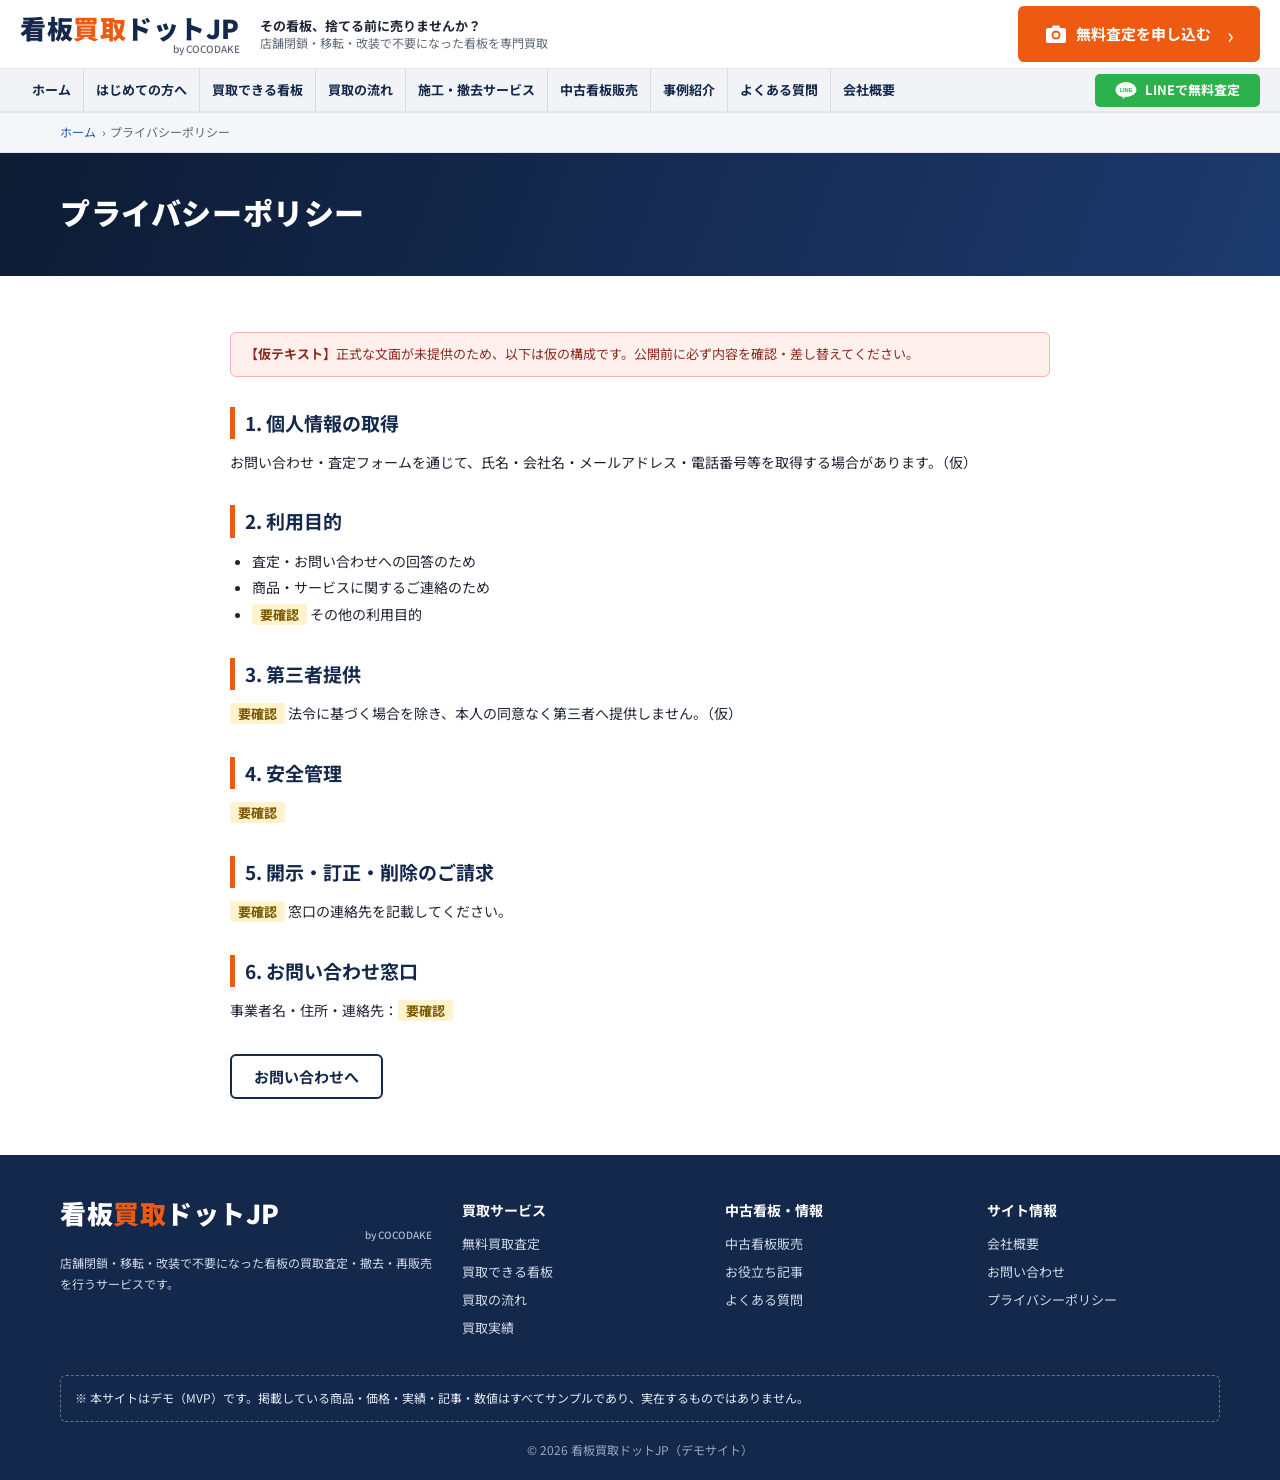
<file: privacy.html>
<!DOCTYPE html>
<html lang="ja">
<head>
<meta charset="UTF-8">
<meta name="viewport" content="width=device-width, initial-scale=1">
<title>プライバシーポリシー｜看板買取ドットJP</title>
<link rel="preconnect" href="https://fonts.googleapis.com">
<link href="https://fonts.googleapis.com/css2?family=Noto+Sans+JP:wght@400;500;700;900&display=swap" rel="stylesheet">
<link rel="stylesheet" href="css/style.css?v=2">
</head>
<body data-page="privacy">
<div id="site-header"></div>
<div id="breadcrumb"></div>
<div class="page-title"><div class="container"><h1>プライバシーポリシー</h1><p></p></div></div>
<main class="section"><div class="container prose" style="max-width:860px">
<div class="notice red"><b>【仮テキスト】</b>正式な文面が未提供のため、以下は仮の構成です。公開前に必ず内容を確認・差し替えてください。</div>
<h2>1. 個人情報の取得</h2><p>お問い合わせ・査定フォームを通じて、氏名・会社名・メールアドレス・電話番号等を取得する場合があります。（仮）</p>
<h2>2. 利用目的</h2><ul><li>査定・お問い合わせへの回答のため</li><li>商品・サービスに関するご連絡のため</li><li><span class="tbd">要確認</span> その他の利用目的</li></ul>
<h2>3. 第三者提供</h2><p><span class="tbd">要確認</span> 法令に基づく場合を除き、本人の同意なく第三者へ提供しません。（仮）</p>
<h2>4. 安全管理</h2><p><span class="tbd">要確認</span></p>
<h2>5. 開示・訂正・削除のご請求</h2><p><span class="tbd">要確認</span> 窓口の連絡先を記載してください。</p>
<h2>6. お問い合わせ窓口</h2><p>事業者名・住所・連絡先：<span class="tbd">要確認</span></p>
<p style="margin-top:30px"><a class="btn btn-outline" href="contact.html">お問い合わせへ</a></p>
</div></main><div id="site-footer"></div>
<script src="js/data.js?v=2"></script>
<script src="js/common.js?v=2"></script>
<script src="js/pages.js?v=2"></script>
</body>
</html>
</file>
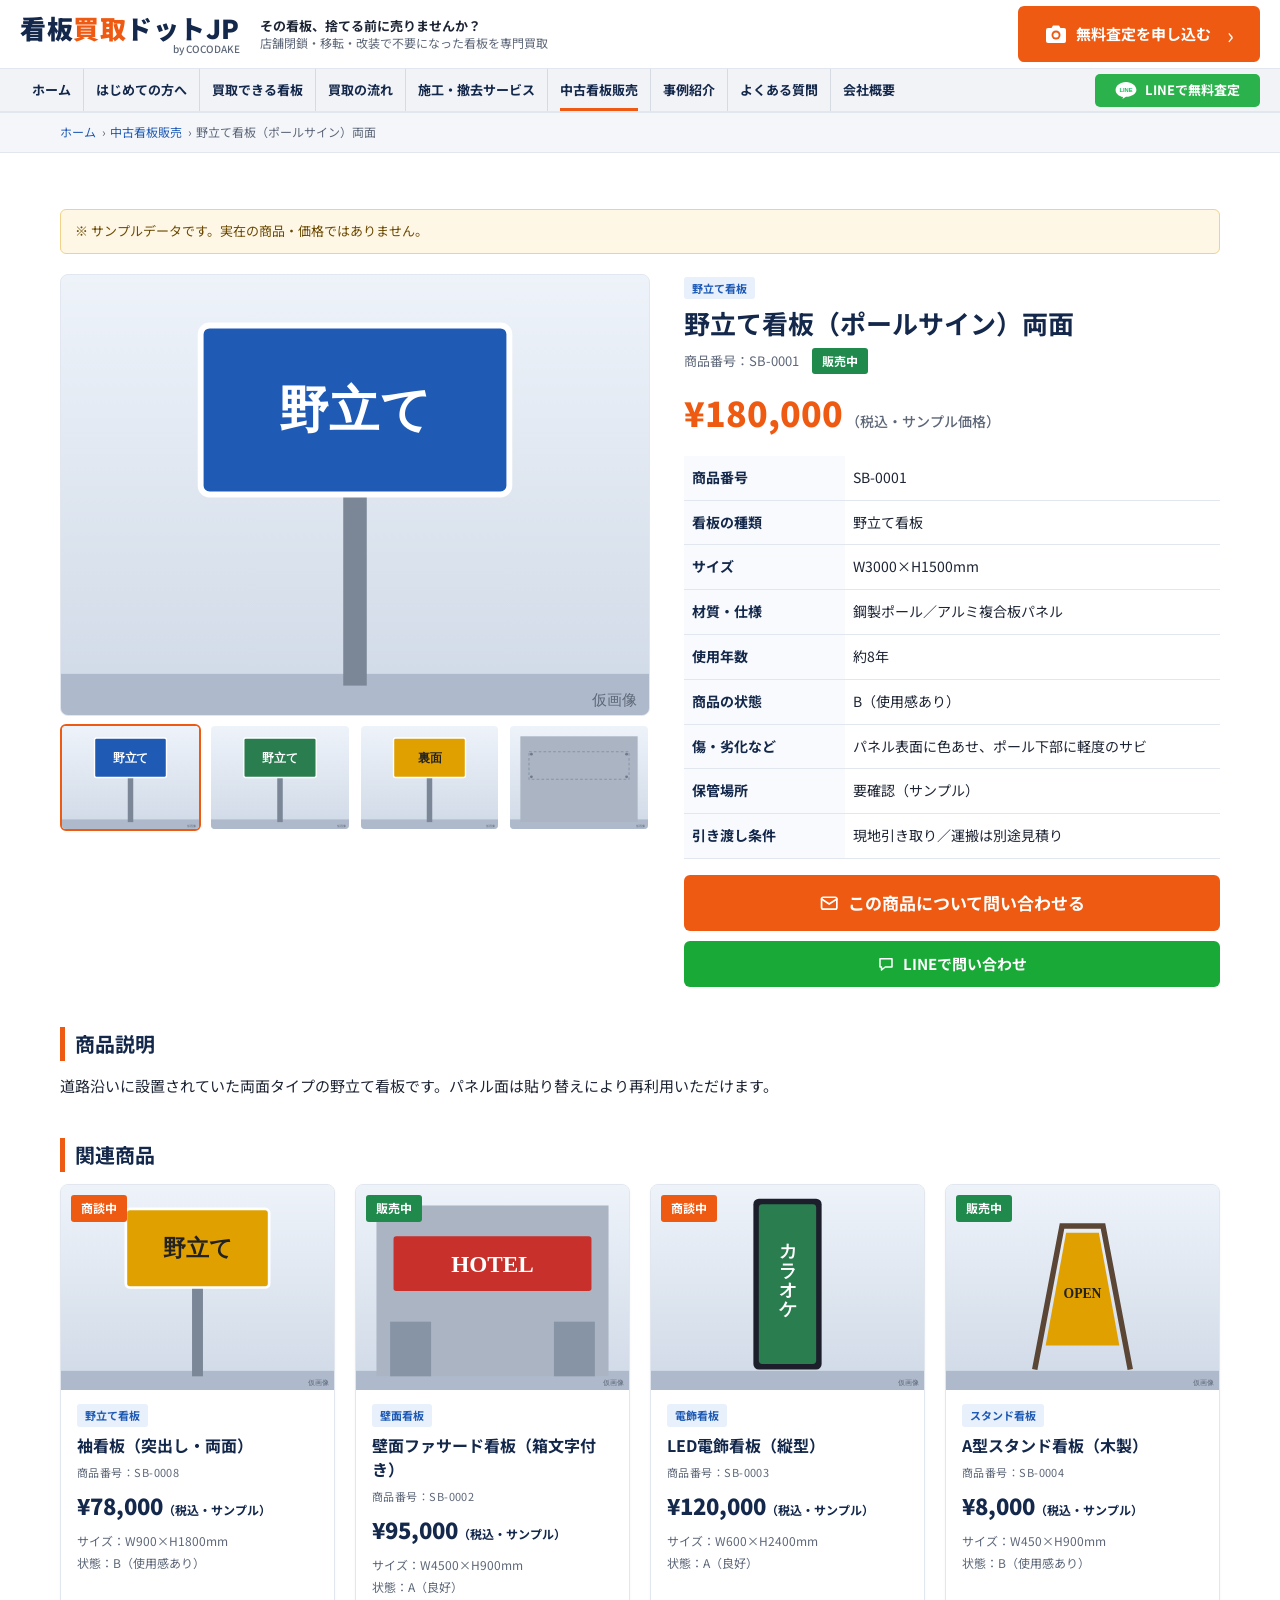
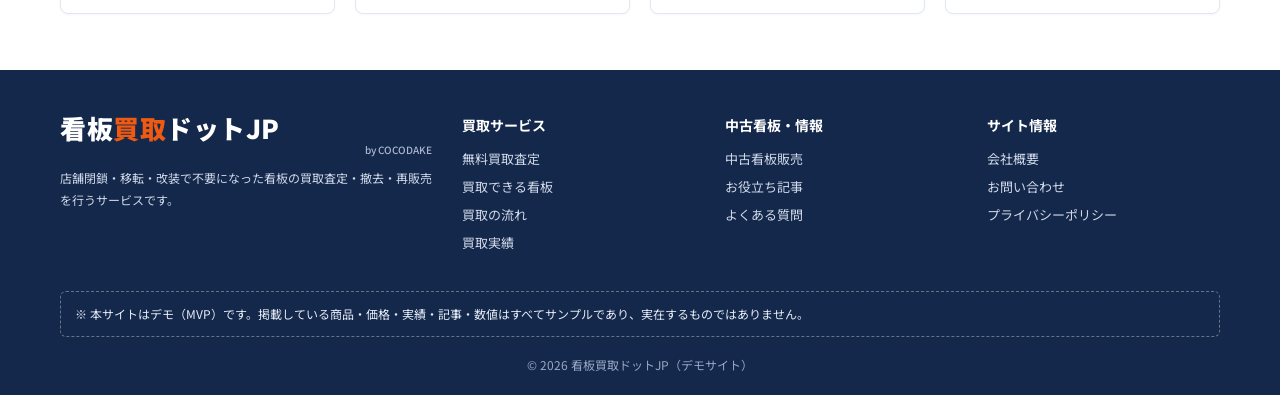
<file: product-detail.html>
<!DOCTYPE html>
<html lang="ja">
<head>
<meta charset="UTF-8">
<meta name="viewport" content="width=device-width, initial-scale=1">
<title>中古看板詳細｜看板買取ドットJP</title>
<link rel="preconnect" href="https://fonts.googleapis.com">
<link href="https://fonts.googleapis.com/css2?family=Noto+Sans+JP:wght@400;500;700;900&display=swap" rel="stylesheet">
<link rel="stylesheet" href="css/style.css?v=2">
</head>
<body data-page="product-detail">
<div id="site-header"></div>
<div id="breadcrumb"></div>
<main class="section"><div class="container" id="content"></div></main><div id="site-footer"></div>
<script src="js/data.js?v=2"></script>
<script src="js/common.js?v=2"></script>
<script src="js/pages.js?v=2"></script>
</body>
</html>
</file>
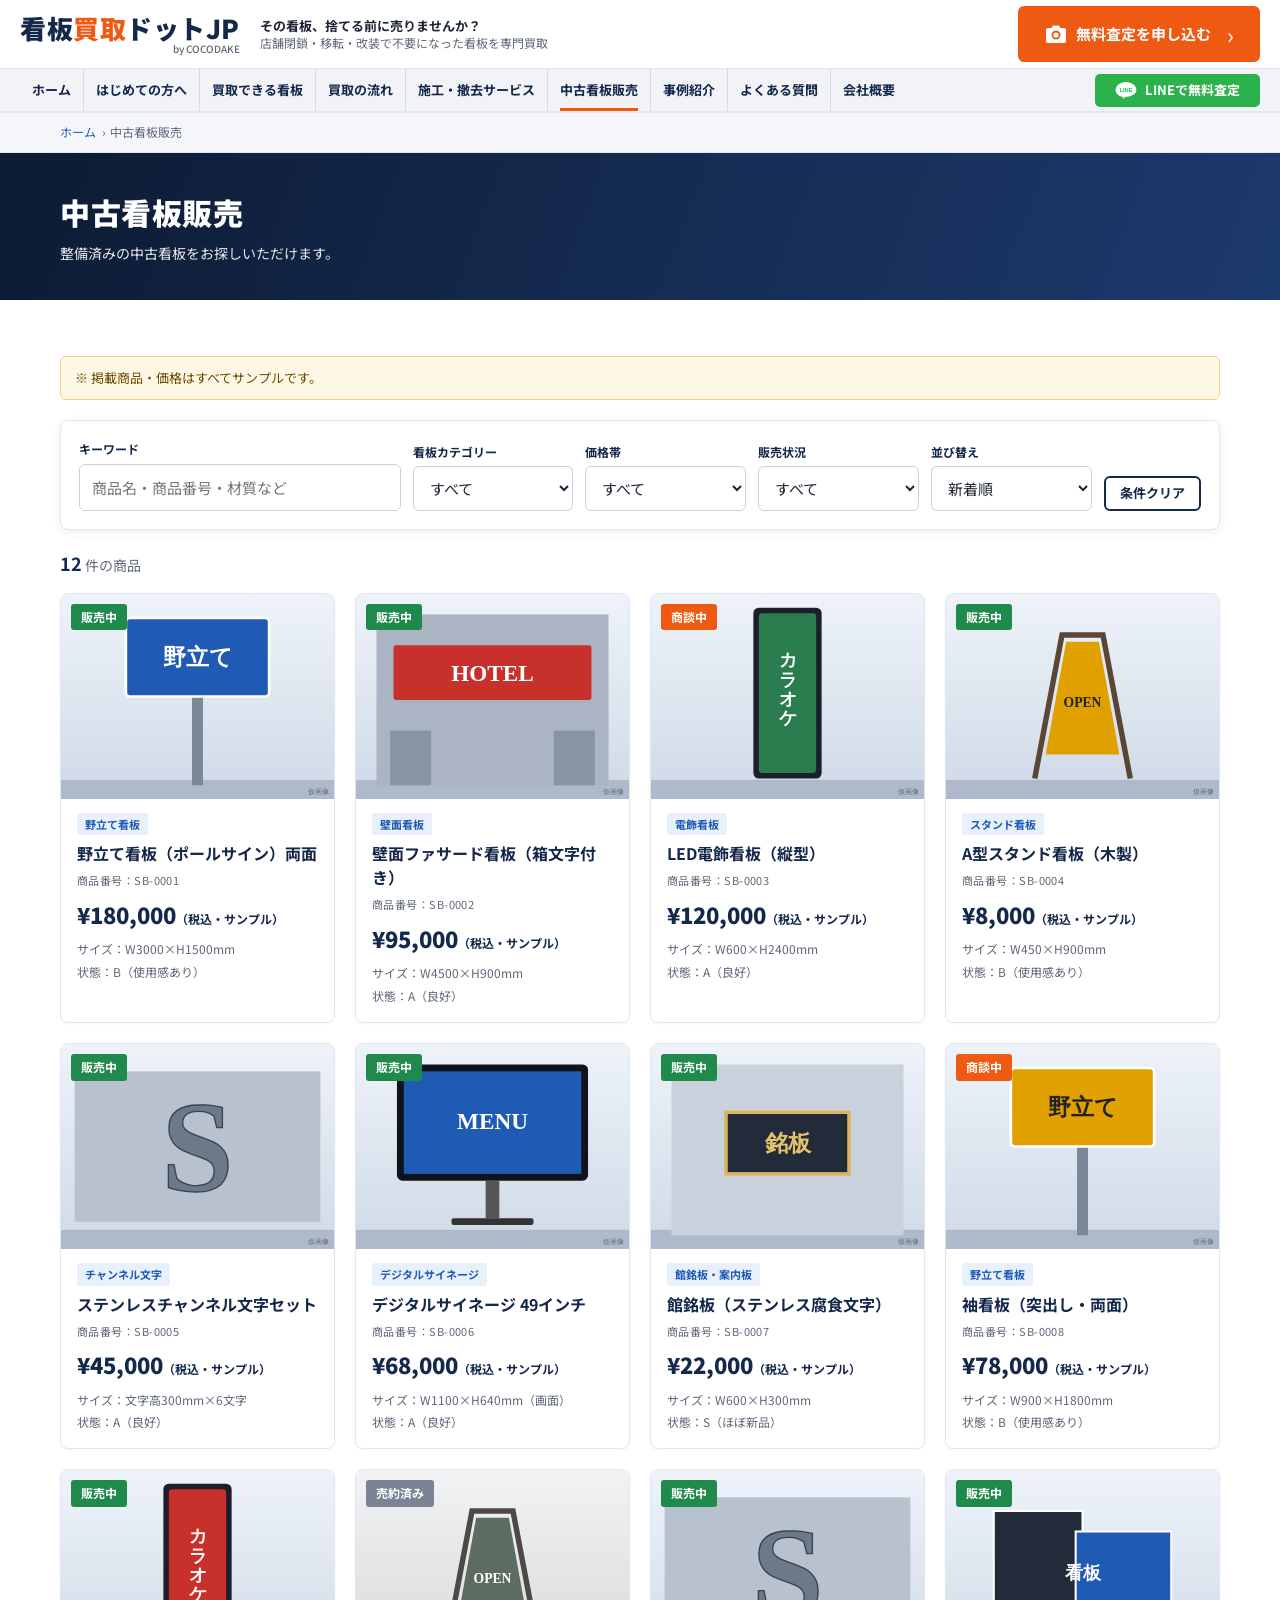
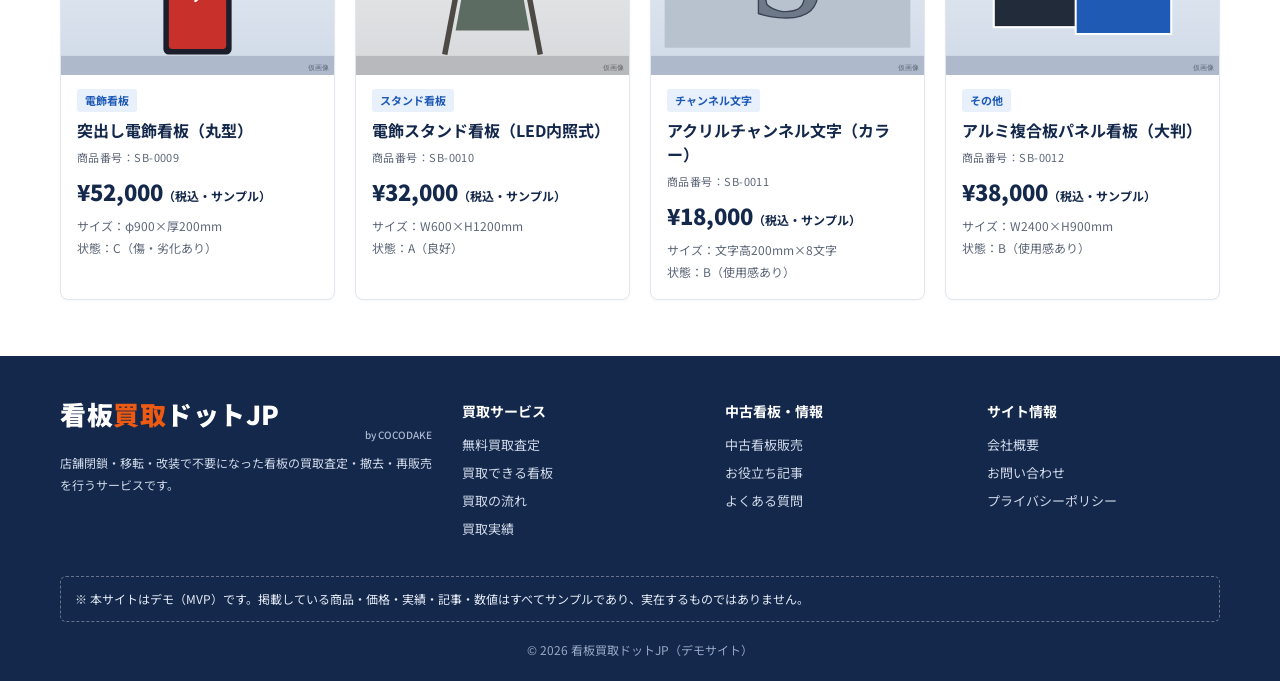
<file: products.html>
<!DOCTYPE html>
<html lang="ja">
<head>
<meta charset="UTF-8">
<meta name="viewport" content="width=device-width, initial-scale=1">
<title>中古看板販売｜看板買取ドットJP</title>
<link rel="preconnect" href="https://fonts.googleapis.com">
<link href="https://fonts.googleapis.com/css2?family=Noto+Sans+JP:wght@400;500;700;900&display=swap" rel="stylesheet">
<link rel="stylesheet" href="css/style.css?v=2">
</head>
<body data-page="products">
<div id="site-header"></div>
<div id="breadcrumb"></div>
<div class="page-title"><div class="container"><h1>中古看板販売</h1><p>整備済みの中古看板をお探しいただけます。</p></div></div>
<main class="section"><div class="container">
<div class="notice">※ 掲載商品・価格はすべてサンプルです。</div>
<form class="filter" id="filterForm">
  <div class="kw"><label for="kw">キーワード</label><input type="search" id="kw" name="kw" placeholder="商品名・商品番号・材質など"></div>
  <div><label for="cat">看板カテゴリー</label><select id="cat" name="cat"></select></div>
  <div><label for="price">価格帯</label><select id="price" name="price"><option value="">すべて</option><option value="a">〜5万円</option><option value="b">5万〜10万円</option><option value="c">10万〜30万円</option><option value="d">30万円〜</option></select></div>
  <div><label for="status">販売状況</label><select id="status" name="status"><option value="">すべて</option><option value="selling">販売中</option><option value="negotiating">商談中</option><option value="sold">売約済み</option></select></div>
  <div><label for="sort">並び替え</label><select id="sort" name="sort"><option value="new">新着順</option><option value="low">価格が安い順</option><option value="high">価格が高い順</option></select></div>
  <button type="reset" class="btn btn-outline btn-sm">条件クリア</button>
</form>
<div class="result-bar"><span><b id="count">0</b> 件の商品</span></div>
<div class="grid grid-4" id="productGrid"></div>
<div class="empty" id="noResult" hidden>条件に一致する商品が見つかりませんでした。条件を変更してください。</div>
</div></main><div id="site-footer"></div>
<script src="js/data.js?v=2"></script>
<script src="js/common.js?v=2"></script>
<script src="js/pages.js?v=2"></script>
</body>
</html>
</file>
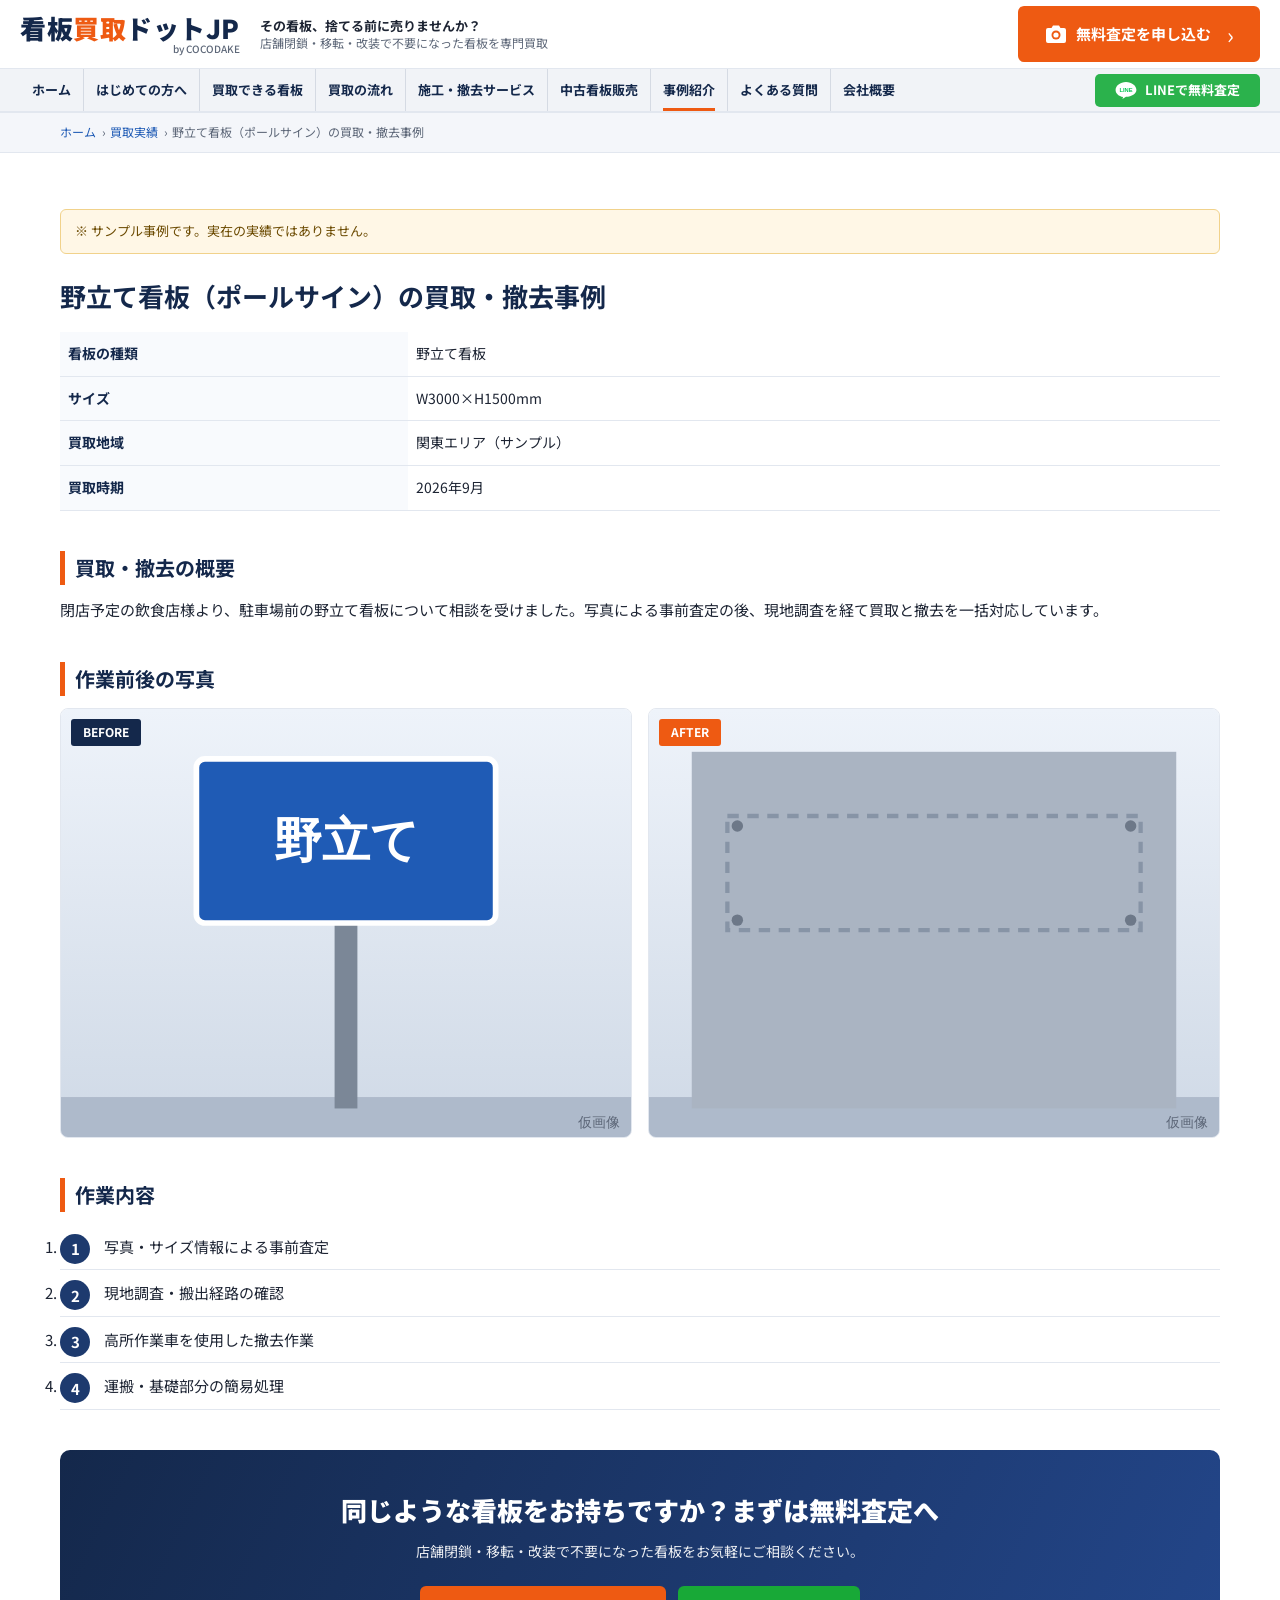
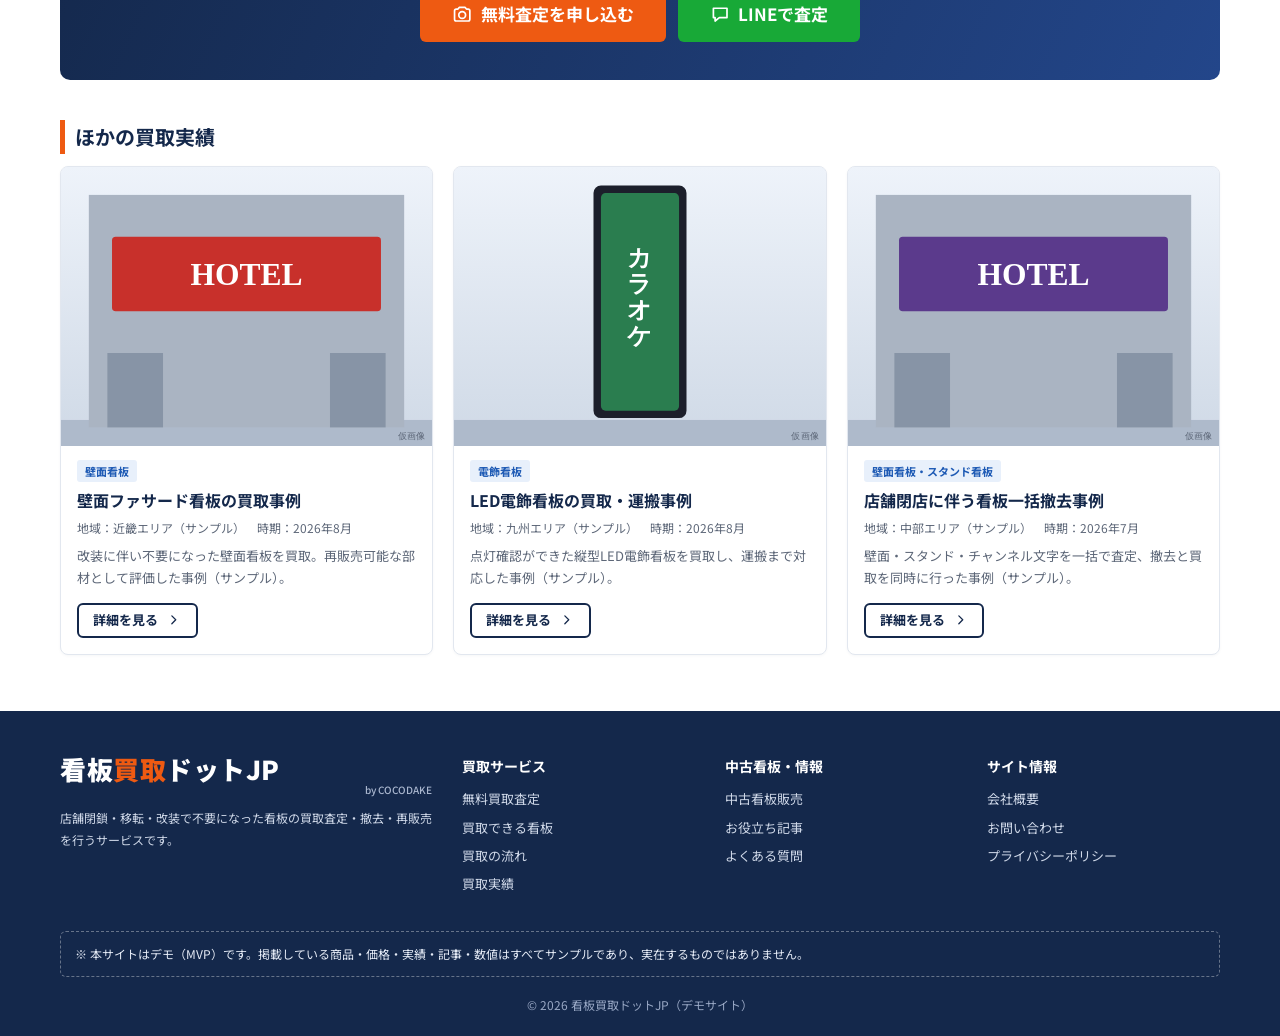
<file: result-detail.html>
<!DOCTYPE html>
<html lang="ja">
<head>
<meta charset="UTF-8">
<meta name="viewport" content="width=device-width, initial-scale=1">
<title>買取実績詳細｜看板買取ドットJP</title>
<link rel="preconnect" href="https://fonts.googleapis.com">
<link href="https://fonts.googleapis.com/css2?family=Noto+Sans+JP:wght@400;500;700;900&display=swap" rel="stylesheet">
<link rel="stylesheet" href="css/style.css?v=2">
</head>
<body data-page="result-detail">
<div id="site-header"></div>
<div id="breadcrumb"></div>
<main class="section"><div class="container" id="content"></div></main><div id="site-footer"></div>
<script src="js/data.js?v=2"></script>
<script src="js/common.js?v=2"></script>
<script src="js/pages.js?v=2"></script>
</body>
</html>
</file>
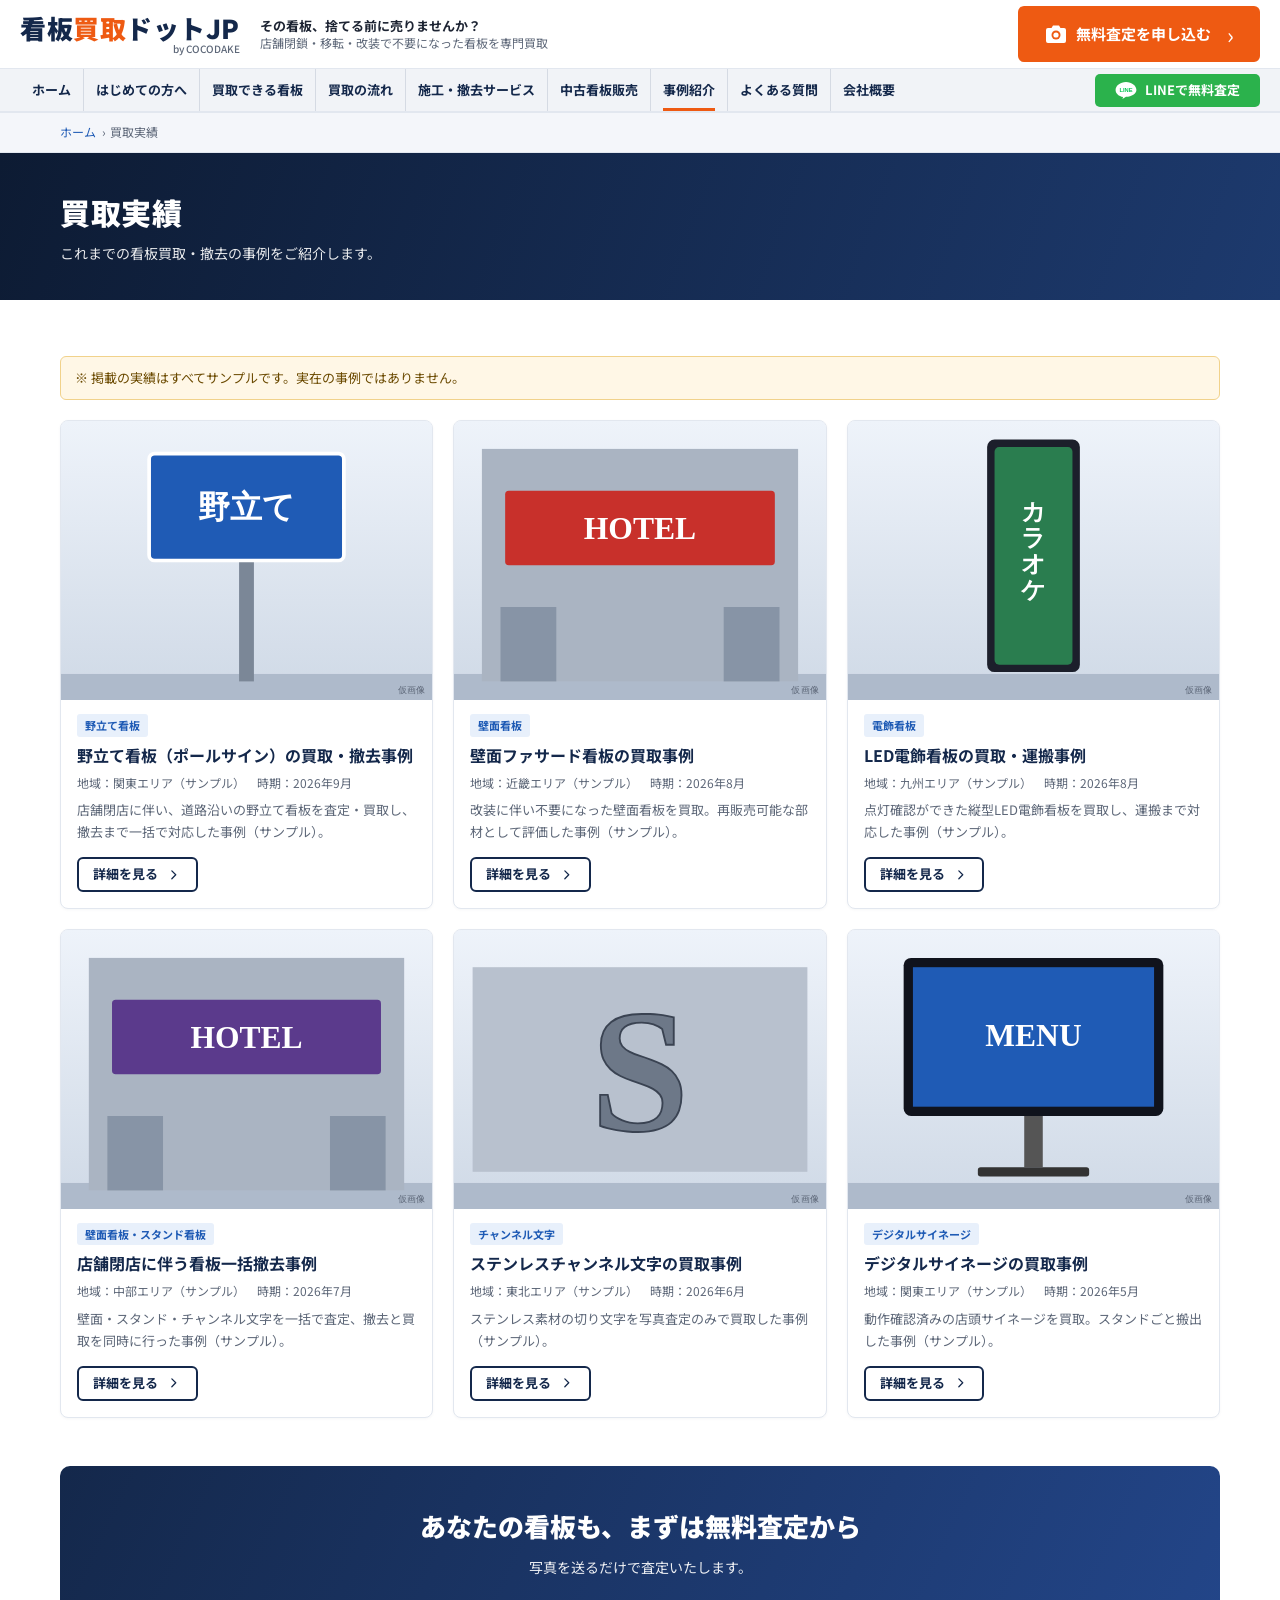
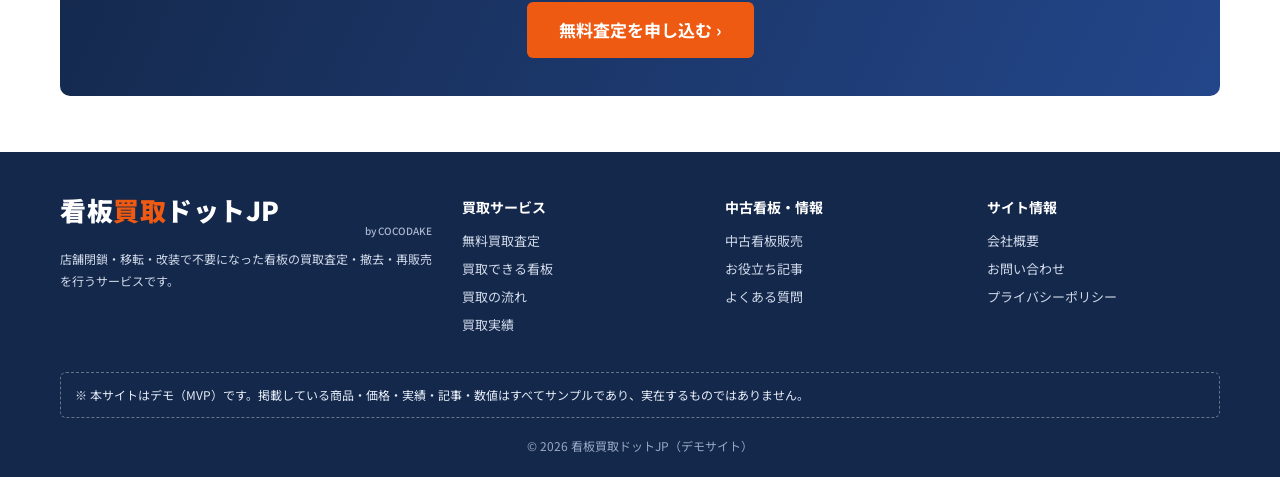
<file: results.html>
<!DOCTYPE html>
<html lang="ja">
<head>
<meta charset="UTF-8">
<meta name="viewport" content="width=device-width, initial-scale=1">
<title>買取実績｜看板買取ドットJP</title>
<link rel="preconnect" href="https://fonts.googleapis.com">
<link href="https://fonts.googleapis.com/css2?family=Noto+Sans+JP:wght@400;500;700;900&display=swap" rel="stylesheet">
<link rel="stylesheet" href="css/style.css?v=2">
</head>
<body data-page="results">
<div id="site-header"></div>
<div id="breadcrumb"></div>
<div class="page-title"><div class="container"><h1>買取実績</h1><p>これまでの看板買取・撤去の事例をご紹介します。</p></div></div>
<main class="section"><div class="container">
<div class="notice">※ 掲載の実績はすべてサンプルです。実在の事例ではありません。</div>
<div class="grid grid-3" id="resultGrid"></div>
<div style="margin-top:48px"><div class="cta"><h2>あなたの看板も、まずは無料査定から</h2><p>写真を送るだけで査定いたします。</p><div class="cta-btns"><a class="btn btn-primary btn-lg" href="assessment.html">無料査定を申し込む ›</a></div></div></div>
</div></main><div id="site-footer"></div>
<script src="js/data.js?v=2"></script>
<script src="js/common.js?v=2"></script>
<script src="js/pages.js?v=2"></script>
</body>
</html>
</file>
<file: css/style.css>
/* ==========================================================
   看板買取ドットJP — Design System
   配色: ネイビー(信頼) / オレンジ(行動喚起) / LINEグリーン / 白＋ごく薄いグレー背景
   フォント: Noto Sans JP（太字見出し・読みやすい本文）
   角丸 6-8px、細い罫線、淡いシャドウ。CTAは必ずオレンジの塗りボタン。
   ========================================================== */
:root{
  --navy:#14284b; --navy-2:#1d3a6e; --blue:#1f5bb5;
  --orange:#ee5a12; --orange-d:#d44a08; --green:#06c755;
  --ink:#1d2433; --sub:#5d6778; --line:#e2e7ef; --bg:#f4f6fa; --white:#fff;
  --r:8px; --shadow:0 2px 10px rgba(20,40,75,.08); --maxw:1200px;
}
*{box-sizing:border-box;margin:0;padding:0}
html{scroll-behavior:smooth;scroll-padding-top:90px}
body{font-family:"Noto Sans JP","Hiragino Sans","Yu Gothic",sans-serif;color:var(--ink);background:#fff;line-height:1.7;font-size:15px;-webkit-text-size-adjust:100%}
img{max-width:100%;display:block}
a{color:inherit;text-decoration:none}
ul{list-style:none}
button{font:inherit;cursor:pointer}
.container{max-width:var(--maxw);margin:0 auto;padding:0 20px}
.ic{width:1.2em;height:1.2em;flex:none}
.section{padding:56px 0}
.section.gray{background:var(--bg)}
.sr{position:absolute;left:-9999px}

/* ---- buttons ---- */
.btn{display:inline-flex;align-items:center;justify-content:center;gap:8px;padding:11px 22px;border-radius:6px;font-weight:700;font-size:15px;border:2px solid transparent;transition:.15s;line-height:1.3;text-align:center}
.btn-primary{background:var(--orange);color:#fff}
.btn-primary:hover{background:var(--orange-d)}
.btn-outline{background:transparent;border-color:var(--navy);color:var(--navy)}
.btn-outline:hover{background:var(--navy);color:#fff}
.btn-white{background:#fff;color:var(--navy);border-color:var(--navy)}
.btn-white:hover{background:var(--navy);color:#fff}
.btn-line{background:var(--green);color:#fff}
.btn-line:hover{filter:brightness(.93)}
.btn-ghost-dark{border-color:rgba(255,255,255,.7);color:#fff;background:rgba(10,20,40,.35)}
.btn-ghost-dark:hover{background:#fff;color:var(--navy)}
.btn-lg{padding:15px 30px;font-size:17px}
.btn-sm{padding:7px 14px;font-size:13px}
.btn-block{display:flex;width:100%}
.btn[disabled]{opacity:.5;pointer-events:none}

/* ---- header ---- */
.site-header{background:#fff;position:sticky;top:0;z-index:50;box-shadow:0 1px 0 var(--line)}
.hdr-top{display:flex;align-items:center;gap:20px;padding:6px 20px;max-width:1280px;margin:0 auto}
.logo{display:flex;flex-direction:column;line-height:1.1}
.logo b{font-size:26px;font-weight:900;color:var(--navy);letter-spacing:.02em}
.logo b em{font-style:normal;color:var(--orange)}
.logo small{font-size:10px;color:var(--sub);text-align:right;font-weight:500;margin-top:1px}
.hdr-tag{font-size:12px;color:var(--sub);line-height:1.4;flex:1}
.hdr-tag strong{display:block;color:var(--ink);font-size:13px}
.hdr-tel{display:flex;align-items:center;gap:8px;color:var(--navy)}
.hdr-tel .ic{width:24px;height:24px}
.hdr-tel b{font-size:24px;font-weight:900;display:block;line-height:1.05;letter-spacing:.02em}
.hdr-tel small{font-size:10px;color:var(--sub);display:block}
.hdr-top .btn-primary{padding:9px 16px;font-size:14px}
.hdr-nav{background:#f1f3f7;border-top:1px solid var(--line);border-bottom:1px solid var(--line)}
.hdr-nav .in{display:flex;align-items:center;max-width:1280px;margin:0 auto;padding:0 20px}
.gnav{display:flex;flex:1}
.gnav a{padding:10px 12px;font-size:13px;font-weight:700;color:var(--navy);position:relative;white-space:nowrap}
.gnav a+a{border-left:1px solid #d5dae3}
.gnav a:hover{color:var(--orange)}
.gnav a.on::after{content:"";position:absolute;left:12px;right:12px;bottom:0;height:3px;background:var(--orange)}
.hdr-nav .btn-line{padding:6px 14px;font-size:12px}
.menu-btn{display:none;background:var(--navy);color:#fff;border:0;border-radius:6px;width:44px;height:44px;margin-left:auto;align-items:center;justify-content:center}
.menu-btn .ic{width:24px;height:24px}
.drawer{display:none}
@media(max-width:900px){
  .hdr-nav{display:none}
  .menu-btn{display:inline-flex}
  .hdr-tag{display:none}
  .hdr-top{gap:14px}
  .hdr-top .hdr-tel{margin-left:auto}
  .drawer{display:block;position:fixed;inset:0;background:rgba(10,20,40,.55);z-index:80;visibility:hidden;opacity:0;transition:.2s}
  .drawer.open{visibility:visible;opacity:1}
  .drawer nav{position:absolute;right:0;top:0;bottom:0;width:min(86vw,340px);background:#fff;padding:18px;overflow:auto;transform:translateX(100%);transition:.25s}
  .drawer.open nav{transform:none}
  .drawer nav a.lnk{display:block;padding:13px 4px;border-bottom:1px solid var(--line);font-weight:700;color:var(--navy)}
  .drawer .btn{margin-top:12px}
  .drawer .close{background:none;border:0;float:right;color:var(--navy)}
  .drawer .close .ic{width:28px;height:28px}
}
@media(max-width:820px){.hdr-top .btn-primary{display:none}}
@media(max-width:640px){.hdr-tel b{font-size:0}.hdr-tel small{display:none}.hdr-tel{margin-left:auto}.logo b{font-size:25px}}

/* ---- hero ---- */
.hero{position:relative;background:linear-gradient(110deg,#0d1b33 0%,#1b2f55 55%,#2d4a7c 100%);color:#fff;overflow:hidden}
.hero-art{position:absolute;right:0;top:0;bottom:0;width:62%;object-fit:cover;opacity:.55;-webkit-mask-image:linear-gradient(90deg,transparent,#000 45%);mask-image:linear-gradient(90deg,transparent,#000 45%)}
.hero .container{position:relative;padding-top:44px;padding-bottom:44px;display:grid;grid-template-columns:1fr 340px;gap:30px;align-items:center;min-height:400px}
.hero h1{font-size:clamp(34px,5vw,56px);line-height:1.25;font-weight:900;letter-spacing:.02em}
.hero h1 em{font-style:normal;color:#ffa51f}
.hero p.lead{margin:18px 0;font-size:17px;line-height:1.8}
.hero-points{display:flex;flex-wrap:wrap;gap:18px;margin:20px 0 26px}
.hero-points li{display:flex;align-items:center;gap:10px;font-size:13px;font-weight:700;line-height:1.4}
.hero-points .circ{width:50px;height:50px;border-radius:50%;background:#fff;color:var(--navy);display:flex;align-items:center;justify-content:center}
.hero-points .circ .ic{width:26px;height:26px}
.hero-btns{display:flex;flex-wrap:wrap;gap:12px}
.hero-side{display:flex;flex-direction:column;gap:12px;align-items:stretch}
.badge-laurel{align-self:flex-end;width:150px;height:150px;border-radius:50%;border:3px solid #e8b94a;display:flex;flex-direction:column;align-items:center;justify-content:center;color:#f1c75b;text-align:center;background:rgba(10,20,40,.45)}
.badge-laurel small{font-size:11px;font-weight:700}
.badge-laurel b{font-size:34px;line-height:1.1;font-weight:900;color:#fff}
.badge-laurel i{font-style:normal;font-size:10px;color:#cfd8e6;margin-top:2px}
.hero-card{background:#fff;color:var(--ink);border-radius:6px;display:flex;align-items:center;gap:12px;padding:10px 14px;font-size:13px;box-shadow:var(--shadow)}
.hero-card img{width:96px;height:72px;object-fit:cover;border-radius:4px}
.hero-card b{display:block;font-size:15px;line-height:1.4;color:var(--navy)}
.hero-card .ic{margin-left:auto;color:var(--navy)}
@media(max-width:960px){.hero .container{grid-template-columns:1fr}.hero-side{display:none}.hero-art{width:100%;opacity:.3}}

/* ---- section title ---- */
.sec-title{display:flex;align-items:baseline;flex-wrap:wrap;gap:6px 14px;margin-bottom:24px}
.sec-title h2{font-size:26px;font-weight:900;color:var(--navy);letter-spacing:.02em}
.sec-title p{font-size:13px;color:var(--sub)}
.sec-title .more{margin-left:auto;font-size:13px;font-weight:700;color:var(--blue);display:inline-flex;align-items:center;gap:4px}
.sec-title .more:hover{text-decoration:underline}
.center-title{text-align:center;margin-bottom:28px}
.center-title h2{font-size:26px;font-weight:900;color:var(--navy)}
.center-title p{color:var(--sub);font-size:14px;margin-top:4px}

/* ---- types ---- */
.type-grid{display:grid;grid-template-columns:repeat(4,1fr);gap:14px}
.type-card{background:#fff;border:1px solid var(--line);border-radius:6px;overflow:hidden;transition:.15s}
.type-card:hover{box-shadow:var(--shadow);transform:translateY(-2px)}
.type-card img{width:100%;aspect-ratio:4/3;object-fit:cover}
.type-card div{padding:10px 12px}
.type-card b{display:block;font-size:14px;color:var(--navy)}
.type-card span{font-size:12px;color:var(--sub)}
@media(max-width:900px){.type-grid{grid-template-columns:repeat(2,1fr)}}

/* ---- features ---- */
.feat-wrap{display:grid;grid-template-columns:1fr 1fr 1fr 1fr 1.6fr;gap:0;align-items:stretch}
.feat{text-align:center;padding:10px 16px;border-right:1px solid var(--line)}
.feat .ico{width:54px;height:54px;margin:0 auto 8px;color:var(--blue);display:flex;align-items:center;justify-content:center}
.feat .ico .ic{width:44px;height:44px}
.feat b{display:block;color:var(--navy);font-size:15px;margin-bottom:4px}
.feat p{font-size:12px;color:var(--sub);line-height:1.6}
.sale-banner{margin-left:18px;background:linear-gradient(120deg,var(--navy),#22447f);color:#fff;border-radius:6px;padding:20px;display:flex;flex-direction:column;justify-content:center;gap:8px}
.sale-banner b{font-size:19px}
.sale-banner p{font-size:12px;opacity:.9}
@media(max-width:1000px){.feat-wrap{grid-template-columns:repeat(2,1fr);gap:18px}.feat{border:0;background:#fff;border-radius:6px;padding:18px 12px}.sale-banner{margin:0;grid-column:1/-1}}

/* ---- flow ---- */
.flow-layout{display:grid;grid-template-columns:1fr 330px;gap:30px;align-items:start}
.flow-steps{display:grid;grid-template-columns:repeat(4,1fr);gap:22px;counter-reset:s}
.step{position:relative}
.step .pic{aspect-ratio:16/10;background:#e9eef6;border-radius:6px;display:flex;align-items:center;justify-content:center;color:var(--blue);position:relative}
.step .pic .ic{width:46px;height:46px}
.step .num{position:absolute;left:-8px;top:-8px;width:32px;height:32px;border-radius:50%;background:var(--navy-2);color:#fff;font-weight:700;display:flex;align-items:center;justify-content:center;border:2px solid #fff}
.step b{display:block;margin:10px 0 4px;color:var(--navy);font-size:16px}
.step p{font-size:12px;color:var(--sub);line-height:1.6}
.step:not(:last-child)::after{content:"›";position:absolute;right:-17px;top:30%;color:var(--blue);font-size:22px}
.quick-box{background:#fff;border:1px solid var(--line);border-radius:8px;padding:20px;box-shadow:var(--shadow)}
.quick-box h3{font-size:20px;color:var(--navy);display:flex;align-items:center;justify-content:space-between;gap:8px}
.chip{display:inline-block;font-size:11px;font-weight:700;background:var(--orange);color:#fff;border-radius:3px;padding:2px 8px}
.quick-box p{font-size:12px;color:var(--sub);margin:6px 0 14px}
.quick-box .row{display:grid;grid-template-columns:1fr 1fr;gap:8px;margin-top:8px}
.checks{display:flex;flex-wrap:wrap;gap:4px 12px;margin-top:12px;font-size:12px;color:var(--sub)}
.checks li{display:flex;align-items:center;gap:3px}
.checks .ic{color:var(--green)}
@media(max-width:1000px){.flow-layout{grid-template-columns:1fr}.flow-steps{grid-template-columns:repeat(2,1fr)}.step:nth-child(2)::after{display:none}}
@media(max-width:520px){.flow-steps{grid-template-columns:1fr}.step::after{display:none}}

/* ---- cards ---- */
.grid{display:grid;gap:20px}
.grid-3{grid-template-columns:repeat(3,1fr)}
.grid-4{grid-template-columns:repeat(4,1fr)}
@media(max-width:1000px){.grid-4{grid-template-columns:repeat(2,1fr)}.grid-3{grid-template-columns:repeat(2,1fr)}}
@media(max-width:620px){.grid-3,.grid-4{grid-template-columns:1fr}.grid-4.compact{grid-template-columns:repeat(2,1fr);gap:12px}}
.card{background:#fff;border:1px solid var(--line);border-radius:var(--r);overflow:hidden;display:flex;flex-direction:column;transition:.15s;box-shadow:0 1px 3px rgba(20,40,75,.04)}
.card:hover{box-shadow:var(--shadow);transform:translateY(-2px)}
.card .thumb{position:relative;aspect-ratio:4/3;background:#e9eef6;overflow:hidden}
.card .thumb img{width:100%;height:100%;object-fit:cover}
.card .body{padding:14px 16px 16px;display:flex;flex-direction:column;gap:6px;flex:1}
.card h3{font-size:16px;line-height:1.5;color:var(--navy)}
.card .meta{font-size:12px;color:var(--sub);display:flex;flex-wrap:wrap;gap:2px 12px}
.card .desc{font-size:13px;color:var(--sub);line-height:1.7}
.card .foot{margin-top:auto;padding-top:8px}
.tag{display:inline-block;font-size:11px;font-weight:700;color:var(--blue);background:#e8f0fb;border-radius:3px;padding:2px 8px;align-self:flex-start}
.status{position:absolute;left:10px;top:10px;font-size:12px;font-weight:700;color:#fff;border-radius:3px;padding:3px 10px}
.status.selling{background:#1f8a4c}.status.negotiating{background:var(--orange)}.status.sold{background:#7a8494}
.price{font-size:22px;font-weight:900;color:var(--navy)}
.price small{font-size:12px;font-weight:700}
.price.ask{font-size:16px}
.sold-img img{filter:grayscale(.8)}
.pno{font-size:11px;color:var(--sub);letter-spacing:.04em}

/* ---- FAQ ---- */
.faq{max-width:860px;margin:0 auto;display:flex;flex-direction:column;gap:10px}
.faq-item{background:#fff;border:1px solid var(--line);border-radius:var(--r);overflow:hidden}
.faq-q{width:100%;text-align:left;background:none;border:0;padding:16px 18px;font-weight:700;color:var(--navy);display:flex;gap:12px;align-items:center;font-size:15px}
.faq-q::before{content:"Q";flex:none;width:28px;height:28px;border-radius:50%;background:var(--navy-2);color:#fff;display:flex;align-items:center;justify-content:center;font-size:14px}
.faq-q::after{content:"+";margin-left:auto;font-size:22px;color:var(--orange);transition:.2s}
.faq-q[aria-expanded=true]::after{transform:rotate(45deg)}
.faq-a{padding:0 18px 18px 58px;font-size:14px;color:var(--sub);line-height:1.8}

/* ---- CTA ---- */
.cta{background:linear-gradient(115deg,var(--navy),#23468a);color:#fff;border-radius:10px;padding:38px 30px;text-align:center}
.cta h2{font-size:26px;font-weight:900}
.cta p{margin:8px 0 22px;font-size:14px;opacity:.92}
.cta-btns{display:flex;flex-wrap:wrap;gap:12px;justify-content:center;align-items:center}
.cta .tel{display:inline-flex;align-items:center;gap:8px;background:#fff;color:var(--navy);border-radius:6px;padding:8px 22px;font-weight:900;font-size:24px;line-height:1.2}
.cta .tel small{display:block;font-size:10px;font-weight:500;color:var(--sub)}
.cta.inline{margin:32px 0;padding:24px 22px;text-align:left;display:flex;flex-wrap:wrap;gap:14px;align-items:center;justify-content:space-between}
.cta.inline h3{font-size:19px}.cta.inline p{margin:2px 0 0}

/* ---- footer ---- */
.site-footer{background:var(--navy);color:#cfd8e8;padding:44px 0 20px;margin-top:0}
.ft-grid{display:grid;grid-template-columns:1.6fr 1fr 1fr 1fr;gap:30px}
.site-footer .logo b{color:#fff}.site-footer .logo small{color:#aab7cf}
.site-footer h4{color:#fff;font-size:14px;margin-bottom:10px}
.site-footer li{margin:6px 0;font-size:13px}
.site-footer a:hover{color:#fff;text-decoration:underline}
.ft-about{font-size:12px;line-height:1.8;margin-top:12px}
.ft-tel{font-size:22px;font-weight:900;color:#fff;margin-top:12px}
.ft-demo{margin-top:30px;padding:12px 14px;border:1px dashed rgba(255,255,255,.35);border-radius:6px;font-size:12px;color:#e6ecf7}
.copy{text-align:center;font-size:12px;margin-top:18px;color:#98a7c4}
@media(max-width:820px){.ft-grid{grid-template-columns:1fr 1fr}.ft-grid>div:first-child{grid-column:1/-1}}

/* mobile sticky bar */
.sticky-cta{display:none}
@media(max-width:700px){
  body{padding-bottom:62px}
  .sticky-cta{display:grid;grid-template-columns:1.3fr 1fr 1fr;gap:6px;position:fixed;left:0;right:0;bottom:0;z-index:60;background:#fff;padding:8px;box-shadow:0 -2px 10px rgba(0,0,0,.12)}
  .sticky-cta .btn{padding:10px 4px;font-size:13px}
}

/* ---- sub pages ---- */
.breadcrumb{background:var(--bg);border-bottom:1px solid var(--line);font-size:12px;color:var(--sub)}
.breadcrumb ol{display:flex;flex-wrap:wrap;gap:4px;padding:10px 0;list-style:none}
.breadcrumb li:not(:last-child)::after{content:"›";margin-left:6px}
.breadcrumb a{color:var(--blue)}.breadcrumb a:hover{text-decoration:underline}
.page-title{background:linear-gradient(110deg,#0d1b33,#1d3a6e);color:#fff;padding:34px 0}
.page-title h1{font-size:30px;font-weight:900;letter-spacing:.02em}
.page-title p{font-size:14px;opacity:.9;margin-top:4px}
.notice{background:#fff7e6;border:1px solid #f1d28b;color:#6b4a00;border-radius:6px;padding:10px 14px;font-size:13px;margin-bottom:20px}
.notice.red{background:#fff0ee;border-color:#f3b5ac;color:#8a2a1c}

/* ---- products filter ---- */
.filter{background:#fff;border:1px solid var(--line);border-radius:var(--r);padding:18px;display:grid;grid-template-columns:2fr repeat(4,1fr) auto;gap:12px;align-items:end;margin-bottom:18px;box-shadow:var(--shadow)}
.filter label{font-size:12px;font-weight:700;color:var(--navy);display:block;margin-bottom:4px}
@media(max-width:1000px){.filter{grid-template-columns:repeat(2,1fr)}.filter .kw{grid-column:1/-1}}
.result-bar{display:flex;justify-content:space-between;align-items:center;margin-bottom:14px;font-size:14px;color:var(--sub)}
.result-bar b{color:var(--navy);font-size:18px}
.empty{text-align:center;padding:50px 10px;color:var(--sub);background:var(--bg);border-radius:var(--r)}

/* ---- forms ---- */
.form-layout{display:grid;grid-template-columns:1fr 320px;gap:30px;align-items:start}
@media(max-width:960px){.form-layout{grid-template-columns:1fr}}
.panel{background:#fff;border:1px solid var(--line);border-radius:var(--r);padding:26px;box-shadow:var(--shadow)}
.panel h2{font-size:20px;color:var(--navy);margin-bottom:16px;padding-left:10px;border-left:5px solid var(--orange)}
.field{margin-bottom:18px}
.field>label,.field>.lbl{display:flex;align-items:center;gap:8px;font-weight:700;font-size:14px;color:var(--navy);margin-bottom:6px}
.req,.opt{font-size:11px;font-weight:700;border-radius:3px;padding:1px 7px;color:#fff;background:var(--orange)}
.opt{background:#8a94a6}
input[type=text],input[type=email],input[type=tel],input[type=number],input[type=date],input[type=search],select,textarea{width:100%;padding:10px 12px;border:1px solid #c9d1de;border-radius:6px;font:inherit;background:#fff;color:var(--ink)}
input:focus,select:focus,textarea:focus{outline:2px solid #9bbbea;border-color:var(--blue)}
textarea{min-height:120px;resize:vertical}
.row2{display:grid;grid-template-columns:1fr 1fr;gap:14px}
.row3{display:grid;grid-template-columns:repeat(3,1fr);gap:14px}
@media(max-width:560px){.row2,.row3{grid-template-columns:1fr}}
.hint{font-size:12px;color:var(--sub);margin-top:4px}
.err{display:none;color:#c62828;font-size:12px;margin-top:4px;font-weight:700}
.field.has-error .err{display:block}
.field.has-error input,.field.has-error select,.field.has-error textarea{border-color:#c62828;background:#fff6f5}
.agree{background:var(--bg);border-radius:6px;padding:14px;font-size:13px}
.agree label{display:flex;gap:8px;align-items:flex-start;cursor:pointer;font-weight:700}
.agree input{margin-top:5px;width:18px;height:18px}
.drop{border:2px dashed #b4c2d8;border-radius:8px;padding:22px;text-align:center;background:#f8fafd;cursor:pointer;color:var(--sub);font-size:13px}
.drop:hover{border-color:var(--blue)}
.drop .ic{width:34px;height:34px;color:var(--blue);margin:0 auto 4px}
.previews{display:grid;grid-template-columns:repeat(auto-fill,minmax(110px,1fr));gap:10px;margin-top:12px}
.previews figure{position:relative;border:1px solid var(--line);border-radius:6px;overflow:hidden;background:#fff}
.previews img{width:100%;aspect-ratio:1;object-fit:cover}
.previews figcaption{font-size:10px;padding:3px 6px;white-space:nowrap;overflow:hidden;text-overflow:ellipsis}
.previews button{position:absolute;right:4px;top:4px;width:22px;height:22px;border-radius:50%;border:0;background:rgba(0,0,0,.65);color:#fff;line-height:1}
.steps-ind{display:flex;gap:8px;margin-bottom:22px}
.steps-ind li{flex:1;text-align:center;padding:8px;font-size:13px;font-weight:700;background:#e9eef6;color:var(--sub);border-radius:6px}
.steps-ind li.on{background:var(--navy-2);color:#fff}
.confirm-table{width:100%;border-collapse:collapse;margin-bottom:20px}
.confirm-table th,.confirm-table td{border:1px solid var(--line);padding:11px 14px;text-align:left;font-size:14px;vertical-align:top}
.confirm-table th{background:var(--bg);width:32%;color:var(--navy)}
.confirm-table td{white-space:pre-wrap;word-break:break-all}
.btn-row{display:flex;flex-wrap:wrap;gap:12px;justify-content:center;margin-top:10px}
.done{text-align:center;padding:30px 10px}
.done .ok{width:70px;height:70px;border-radius:50%;background:var(--green);color:#fff;margin:0 auto 14px;display:flex;align-items:center;justify-content:center}
.done .ok .ic{width:38px;height:38px}
.done h2{border:0;padding:0}
.side-box{background:#fff;border:1px solid var(--line);border-radius:var(--r);padding:20px;margin-bottom:18px}
.side-box h3{font-size:16px;color:var(--navy);margin-bottom:10px}
.side-box ol{padding-left:0;list-style:none;counter-reset:n}
.side-box ol li{counter-increment:n;position:relative;padding:0 0 12px 36px;font-size:13px;color:var(--sub)}
.side-box ol li b{display:block;color:var(--ink)}
.side-box ol li::before{content:counter(n);position:absolute;left:0;top:0;width:26px;height:26px;border-radius:50%;background:var(--navy-2);color:#fff;font-size:13px;font-weight:700;display:flex;align-items:center;justify-content:center}
.product-ref{background:#eaf1fc;border:1px solid #bcd1f0;border-radius:6px;padding:12px 14px;margin-bottom:18px;font-size:14px;display:flex;gap:12px;align-items:center}
.product-ref img{width:84px;border-radius:4px}

/* ---- detail ---- */
.pd-layout{display:grid;grid-template-columns:1.1fr 1fr;gap:34px;align-items:start}
@media(max-width:900px){.pd-layout{grid-template-columns:1fr}}
.gallery .main{border:1px solid var(--line);border-radius:var(--r);overflow:hidden;aspect-ratio:4/3;background:#e9eef6}
.gallery .main img{width:100%;height:100%;object-fit:cover}
.thumbs{display:grid;grid-template-columns:repeat(4,1fr);gap:8px;margin-top:8px}
.thumbs button{border:2px solid transparent;border-radius:6px;overflow:hidden;padding:0;background:none}
.thumbs button.on{border-color:var(--orange)}
.thumbs img{aspect-ratio:4/3;object-fit:cover;width:100%}
.pd-info h1{font-size:26px;line-height:1.4;color:var(--navy);margin:6px 0}
.pd-price{font-size:34px;font-weight:900;color:var(--orange);margin:10px 0}
.pd-price small{font-size:14px;color:var(--sub);font-weight:500}
.spec{width:100%;border-collapse:collapse;margin:14px 0}
.spec th,.spec td{border-bottom:1px solid var(--line);padding:10px 8px;text-align:left;font-size:14px;vertical-align:top}
.spec th{width:30%;color:var(--navy);background:#f8fafd;white-space:nowrap}
.pd-btns{display:flex;flex-direction:column;gap:10px;margin-top:16px}
.desc-block{margin-top:40px}
.desc-block h2{font-size:20px;color:var(--navy);border-left:5px solid var(--orange);padding-left:10px;margin-bottom:12px}
.ba{display:grid;grid-template-columns:1fr 1fr;gap:16px}
.ba figure{position:relative;border-radius:var(--r);overflow:hidden;border:1px solid var(--line)}
.ba figcaption{position:absolute;left:10px;top:10px;background:var(--navy);color:#fff;font-weight:700;font-size:12px;padding:3px 12px;border-radius:3px}
.ba figure:last-child figcaption{background:var(--orange)}
@media(max-width:560px){.ba{grid-template-columns:1fr}}
.work-list{counter-reset:w}
.work-list li{counter-increment:w;position:relative;padding:10px 0 10px 44px;border-bottom:1px solid var(--line)}
.work-list li::before{content:counter(w);position:absolute;left:0;top:10px;width:30px;height:30px;border-radius:50%;background:var(--navy-2);color:#fff;font-weight:700;display:flex;align-items:center;justify-content:center}

/* ---- article ---- */
.art-layout{display:grid;grid-template-columns:1fr 300px;gap:36px;align-items:start}
@media(max-width:960px){.art-layout{grid-template-columns:1fr}}
.art-head h1{font-size:28px;line-height:1.5;color:var(--navy);margin:8px 0}
.art-meta{font-size:13px;color:var(--sub);display:flex;gap:12px;align-items:center;flex-wrap:wrap}
.art-eye{margin:18px 0;border-radius:var(--r);overflow:hidden;border:1px solid var(--line)}
.toc{background:var(--bg);border:1px solid var(--line);border-radius:var(--r);padding:18px 22px;margin:22px 0}
.toc b{color:var(--navy);display:block;margin-bottom:6px}
.toc ol{padding-left:20px;font-size:14px}.toc a{color:var(--blue)}.toc a:hover{text-decoration:underline}
.art-body h2{font-size:22px;color:var(--navy);background:var(--bg);border-left:6px solid var(--orange);padding:10px 14px;margin:36px 0 14px}
.art-body p{margin-bottom:1.1em;line-height:1.95}
.sticky-side{position:sticky;top:110px;display:flex;flex-direction:column;gap:16px}
.side-list li{padding:8px 0;border-bottom:1px solid var(--line);font-size:13px}
.side-list a:hover{color:var(--orange)}

/* ---- pagination ---- */
.pagination{display:flex;justify-content:center;gap:6px;margin-top:34px;flex-wrap:wrap}
.pagination button{min-width:40px;height:40px;border:1px solid var(--line);background:#fff;border-radius:6px;font-weight:700;color:var(--navy)}
.pagination button.on{background:var(--navy-2);color:#fff;border-color:var(--navy-2)}
.pagination button:disabled{opacity:.4;cursor:default}

/* ---- company/privacy ---- */
.prose h2{font-size:19px;color:var(--navy);border-left:5px solid var(--orange);padding-left:10px;margin:30px 0 10px}
.prose p,.prose li{font-size:14px;line-height:1.9}
.prose ul{list-style:disc;padding-left:22px}
.tbd{background:#fff3cd;color:#7a5a00;font-weight:700;padding:1px 8px;border-radius:3px;font-size:13px}


/* ---- 参考デザイン準拠：共通ヘッダー・ボタン・固定バー ---- */
.i-cam,.i-line{display:inline-block;flex:none;background-repeat:no-repeat;background-position:center;background-size:contain}
.i-cam{width:24px;height:24px;background-image:url("data:image/svg+xml,%3Csvg xmlns='http://www.w3.org/2000/svg' viewBox='0 0 24 24'%3E%3Cpath fill='%23fff' d='M9 3.500 7.500 6H4a2 2 0 0 0-2 2v11a2 2 0 0 0 2 2h16a2 2 0 0 0 2-2V8a2 2 0 0 0-2-2h-3.500L15 3.500z'/%3E%3Ccircle cx='12' cy='13' r='4.500' fill='%23ee5a12'/%3E%3Ccircle cx='12' cy='13' r='2.600' fill='%23fff'/%3E%3C/svg%3E")}
.i-line{width:34px;height:26px;background-image:url("data:image/svg+xml,%3Csvg xmlns='http://www.w3.org/2000/svg' viewBox='0 0 40 31'%3E%3Cpath fill='%23fff' d='M20 1C9.500 1 1 7.800 1 15.500c0 6.500 5.800 11.500 13.700 12.800L13.500 32 20 28c10.500 0 19-6.300 19-12.500C39 7.800 30.500 1 20 1z' transform='translate(0 -1)'/%3E%3Ctext x='20' y='19' font-family='Arial,sans-serif' font-weight='900' font-size='10.500' text-anchor='middle' fill='%2306c755'%3ELINE%3C/text%3E%3C/svg%3E")}
.chev{font-size:1.5em;line-height:1;font-weight:400}
.hdr-top .btn-primary{padding:14px 24px;font-size:15px;border-radius:6px}
.hdr-top .btn-primary .chev{margin-left:8px}
.hdr-nav .btn-line{padding:6px 18px;font-size:13px;border-radius:5px}
.hdr-nav .btn-line .i-line{width:22px;height:17px}
.menu-btn .bars{display:block;width:26px}
.menu-btn .bars i{display:block;height:3px;background:currentColor;margin:5px 0;border-radius:2px}
@media(max-width:900px){
  .site-header{box-shadow:0 1px 4px rgba(20,40,75,.12)}
  .hdr-top{padding:8px 16px;min-height:56px}
  .logo b{font-size:23px}
  .logo small{font-size:9px}
  .menu-btn{background:none;color:var(--navy);width:44px;height:44px}
  .sticky-cta{display:grid;grid-template-columns:1fr 1fr;gap:10px;position:fixed;left:0;right:0;bottom:0;z-index:60;background:#fff;padding:8px 12px calc(8px + env(safe-area-inset-bottom));box-shadow:0 -2px 10px rgba(0,0,0,.14)}
  .sticky-cta .btn{min-height:52px;font-size:17px;padding:8px 4px;border-radius:6px}
  .sticky-cta .i-cam{width:26px;height:26px}
  body{padding-bottom:calc(68px + env(safe-area-inset-bottom));font-size:16px}
}
.btn-line{background:#18a937}.hdr-nav .btn-line{background:#2bb24c}
</file>
<file: css/top.css>
/* トップページ（参考デザイン準拠）。画像枠(.t-img など)は正式素材が入るまで空のまま */
.top{color:var(--ink)}
.top .t-wrap{max-width:1200px;margin:0 auto;padding:0 36px}
.top .sp{display:none!important}
.top .t-img{display:block;background:#dde3ec}
.top .chev{font-weight:400}

/* ---- buttons ---- */
.t-btn{display:flex;align-items:center;justify-content:center;gap:10px;position:relative;height:56px;padding:0 44px;border-radius:6px;font-size:17px;font-weight:700;color:#fff;border:2px solid transparent;line-height:1}
.t-btn .chev{position:absolute;right:16px;top:50%;transform:translateY(-52%)}
.t-orange{background:var(--orange)}
.t-orange:hover{background:var(--orange-d)}
.t-green{background:#18a937}
.t-green:hover{filter:brightness(.93)}
.t-outline{border-color:rgba(255,255,255,.85);background:rgba(8,18,38,.25);color:#fff}
.t-outline:hover{background:#fff;color:var(--navy)}
.t-white{background:#fff;color:var(--navy);border-color:#9aa5b8}
.t-btn .ic{width:22px;height:22px}

/* ---- hero ---- */
.t-hero{position:relative;background:#0c1b36;color:#fff;overflow:hidden}
.t-hero-photo{position:absolute;inset:0;background:linear-gradient(100deg,rgba(8,18,38,.88) 0,rgba(8,18,38,.5) 48%,rgba(8,18,38,.18) 100%),linear-gradient(135deg,#46566f,#1b2943)}
.top .t-wrap.t-hero-in{position:relative;display:grid;grid-template-columns:1fr 280px;gap:24px;padding:16px 36px;min-height:0;align-items:center}
.t-hero h1{font-size:52px;line-height:1.2;font-weight:900;letter-spacing:.01em}
.t-hero h1 em{font-style:normal;color:#ff9a1f}
.t-lead{font-size:16px;line-height:1.7;margin:10px 0 12px}
.t-points{display:flex;gap:20px;margin-bottom:14px}
.t-points li{display:flex;align-items:center;gap:8px;font-size:12px;font-weight:700;line-height:1.35}
.t-points .circ{width:52px;height:52px;border-radius:50%;background:#fff;color:var(--navy);display:flex;align-items:center;justify-content:center;flex:none}
.t-points .ic{width:26px;height:26px}
.t-btns{display:flex;gap:12px}
.t-btns .t-btn{width:auto;min-width:230px;height:50px;font-size:16px;padding:0 36px}
.t-side{display:flex;flex-direction:column;gap:10px;align-self:stretch;justify-content:flex-end;padding-top:4px}
.t-badge{align-self:flex-end;width:118px;height:118px;border-radius:50%;border:3px solid #e8b94a;display:flex;flex-direction:column;align-items:center;justify-content:center;color:#f1c75b;text-align:center;background:rgba(10,20,40,.4);margin-bottom:4px;box-shadow:0 0 0 4px rgba(232,185,74,.18)}
.t-badge small{font-size:10px;font-weight:700;letter-spacing:.04em}
.t-badge b{font-size:28px;line-height:1.05;font-weight:900;color:#fff;margin:2px 0}
.t-badge i{font-style:normal;font-size:10px;color:#cfd8e6}
.t-sidecard{display:flex;align-items:center;gap:10px;background:#fff;color:var(--ink);border-radius:4px;padding:6px 8px 6px 6px;box-shadow:0 2px 8px rgba(0,0,0,.25)}
.t-sidecard .t-img{width:96px;height:72px;flex:none;border-radius:3px}
.t-sidetxt{flex:1;font-size:11px;line-height:1.45}
.t-sidetxt b{display:block;font-size:14px;color:var(--navy);line-height:1.35}
.t-sidecard .chev{color:var(--navy);font-size:22px}

/* ---- PC features ---- */
.t-feat{padding:14px 0 12px}
.t-feat-in{display:grid;grid-template-columns:repeat(4,1fr) 1.7fr;align-items:stretch}
.t-feat-item{text-align:center;padding:4px 10px;border-right:1px solid var(--line)}
.t-feat-item .ic{width:36px;height:36px;color:var(--blue);margin:0 auto 4px;display:block}
.t-feat-item b{display:block;font-size:15px;color:var(--navy);margin-bottom:2px}
.t-feat-item p{font-size:12px;color:var(--sub);line-height:1.55}
.t-used{position:relative;margin-left:16px;border-radius:4px;overflow:hidden;background:#13243f;color:#fff;display:flex;align-items:center;min-height:118px}
.t-used-bg{position:absolute;inset:0;background:linear-gradient(90deg,rgba(19,36,63,.55),rgba(19,36,63,.95) 55%),#2b3e5e}
.t-used-txt{position:relative;margin-left:auto;width:52%;padding:12px 16px 12px 0}
.t-used-txt b{display:block;font-size:18px}
.t-used-txt p{font-size:12px;line-height:1.55;margin:2px 0 8px}
.t-used-btn{display:block;background:#fff;color:var(--navy);text-align:center;font-size:13px;font-weight:700;border-radius:3px;padding:7px 6px}

/* ---- headings ---- */
.t-h{display:flex;align-items:baseline;gap:16px;margin-bottom:12px}
.t-h h2{font-size:22px;font-weight:900;color:var(--navy);letter-spacing:.02em;position:relative;padding-bottom:6px}
.t-h h2::after{content:"";position:absolute;left:0;bottom:0;width:42px;height:3px;background:#7eb3e8}
.t-h p{font-size:13px;color:var(--sub)}
.t-more{margin-left:auto;font-size:13px;font-weight:700;color:var(--blue)}

/* ---- types ---- */
.t-types{padding:8px 0 22px}
.t-grid{display:grid;grid-template-columns:repeat(8,1fr);gap:8px}
.t-type{display:block;background:#fff;border:1px solid var(--line);border-radius:3px;overflow:hidden}
.t-type .t-img{aspect-ratio:1/1.12}
.t-type b{display:block;font-size:12px;color:var(--navy);padding:8px 8px 0;line-height:1.4}
.t-type small{display:block;font-size:11px;color:var(--sub);padding:0 8px 8px}
.t-type b:last-child{padding-bottom:8px}

/* ---- flow ---- */
.t-flow{padding:6px 0 40px}
.t-flow-in{display:grid;grid-template-columns:1fr 280px;gap:24px;align-items:start}
.t-steps{display:grid;grid-template-columns:repeat(4,1fr);gap:26px}
.t-steps li{position:relative}
.t-steps .t-img{position:relative;aspect-ratio:1.55/1;border-radius:3px}
.t-steps .n{position:absolute;left:-6px;top:-6px;width:28px;height:28px;border-radius:50%;background:#1d3a6e;color:#fff;font-style:normal;font-weight:700;font-size:15px;display:flex;align-items:center;justify-content:center;border:2px solid #fff}
.t-steps b{display:block;margin:10px 0 3px;font-size:15px;color:var(--navy)}
.t-steps p{font-size:12px;color:var(--sub);line-height:1.6}
.t-steps li:not(:last-child)::after{content:"›";position:absolute;right:-18px;top:28%;font-size:24px;color:var(--blue)}
.t-quick{background:#f3f5f8;border:1px solid var(--line);border-radius:6px;padding:18px}
.t-quick h3{font-size:19px;color:var(--navy);font-weight:900}
.t-quick>p{font-size:12px;color:var(--sub);margin:6px 0 14px}
.t-quick .t-btn{height:48px;font-size:15px;padding:0 36px}
.t-quick-row{display:grid;grid-template-columns:1fr 1fr;gap:8px;margin-top:8px}
.t-quick-row .t-btn{padding:0 8px;height:44px;font-size:14px}
.t-quick-row .i-line{width:26px;height:20px}
.t-checks{display:flex;flex-wrap:wrap;gap:4px 14px;margin-top:12px;font-size:12px;color:var(--sub)}

/* ===================== SP (≤900px) ===================== */
@media(max-width:900px){
  .top .pc{display:none!important}
  .top .sp{display:block!important}
  .top .t-wrap{padding:0 16px}
  .t-hero{background:#0b1a33}
  .t-hero-photo{background:linear-gradient(180deg,rgba(8,18,38,.35) 0,rgba(8,18,38,.82) 55%,rgba(8,18,38,.96) 100%),linear-gradient(135deg,#46566f,#1b2943)}
  .top .t-wrap.t-hero-in{display:block;min-height:0;padding:22px 16px 16px}
  .t-hero h1{font-size:clamp(34px,10.4vw,48px);line-height:1.22}
  .t-hero h1 em{display:inline-block;white-space:nowrap}
  .t-lead{font-size:15px;line-height:1.7;margin:12px 0 14px}
  .top .t-points{display:grid!important;grid-template-columns:repeat(3,1fr);gap:6px;margin:0 0 18px}
  .t-points li{flex-direction:column;gap:6px;text-align:center;font-size:13px}
  .t-points li>span.sp{display:block!important}
  .t-points .circ{width:54px;height:54px}
  .top .t-btns.sp{display:flex!important;flex-direction:column;gap:10px}
  .t-btns .t-btn{width:100%;min-width:0}
  .t-btn{height:56px;font-size:18px;border-radius:8px}
  .t-btn .i-cam{width:28px;height:28px}
  .t-btn .i-line{width:38px;height:29px}
  .top .t-cards{display:grid!important;grid-template-columns:1fr 1fr;gap:10px;padding:14px 16px}
  .t-card{display:flex;flex-direction:column;align-items:center;justify-content:center;gap:8px;min-height:92px;background:#fff;border:1px solid var(--line);border-radius:10px;box-shadow:0 2px 8px rgba(20,40,75,.08);font-size:15px;font-weight:700;color:var(--navy);text-align:center;padding:10px 6px}
  .t-card .ic{width:34px;height:34px;color:#1d4a8f}
  .t-h{margin-bottom:14px;flex-direction:column;gap:0}
  .t-h h2{font-size:26px;position:relative;padding-bottom:8px}
  .t-h h2::after{content:"";position:absolute;left:0;bottom:0;width:38px;height:3px;background:var(--orange)}
  .t-types{padding:22px 0 24px}
  .t-grid{grid-template-columns:1fr 1fr;gap:10px}
  .t-type{border-radius:6px;box-shadow:0 1px 4px rgba(20,40,75,.08)}
  .t-type .t-img{aspect-ratio:1.28/1}
  .t-type b{font-size:15px;text-align:center;padding:9px 4px;border-top:1px solid var(--line)}
  .t-type b .sp{display:inline!important}
  .t-note{font-size:13px;color:var(--sub);text-align:center;margin:12px 0}
  .top .t-banner{display:flex!important;align-items:center;position:relative;height:84px;border-radius:6px;overflow:hidden;background:#17243b;color:#fff;padding:0 16px;font-size:20px}
  .t-banner-bg{position:absolute;inset:0;background:linear-gradient(90deg,rgba(23,36,59,.9),rgba(23,36,59,.65)),#33445f}
  .t-banner b{position:relative}
  .t-banner .chev{position:relative;margin-left:auto;font-size:34px}
  .t-flow{padding:12px 0 24px}
  .t-flow-in{display:block}
  .t-steps{grid-template-columns:1fr;gap:10px}
  .t-steps li{display:grid;grid-template-columns:39% 1fr;gap:14px;align-items:center;background:#fff;border:1px solid var(--line);border-radius:8px;padding:6px;box-shadow:0 1px 4px rgba(20,40,75,.08)}
  .t-steps li::after{display:none!important}
  .t-steps .t-img{aspect-ratio:1.4/1}
  .t-steps .n{width:30px;height:30px;left:-2px;top:-2px;font-size:16px}
  .t-steps b{margin:0 0 4px;font-size:17px}
  .t-steps p{font-size:14px;line-height:1.55}
  .t-quick{margin-top:14px;background:#eceff4;text-align:center;padding:16px 14px 14px;border:0;border-radius:8px}
  .t-quick h3{font-size:20px;margin-bottom:12px}
  .t-quick .t-btn{height:56px;font-size:18px;padding:0 44px}
  .t-quick .t-btn+.t-btn{margin-top:10px}
  .t-op{font-size:13px;color:var(--ink);margin-top:14px}
}

.t-steps{list-style:none;padding:0;margin:0}
.t-btn{white-space:nowrap}
@media(min-width:901px){
  .t-quick .t-btn{padding:0 30px 0 14px;font-size:14px}
  .t-quick-row .t-btn{padding:0 6px;font-size:13px;gap:6px}
}
@media(max-width:900px){
  .top .t-btn.sp{display:flex!important}
}
</file>
